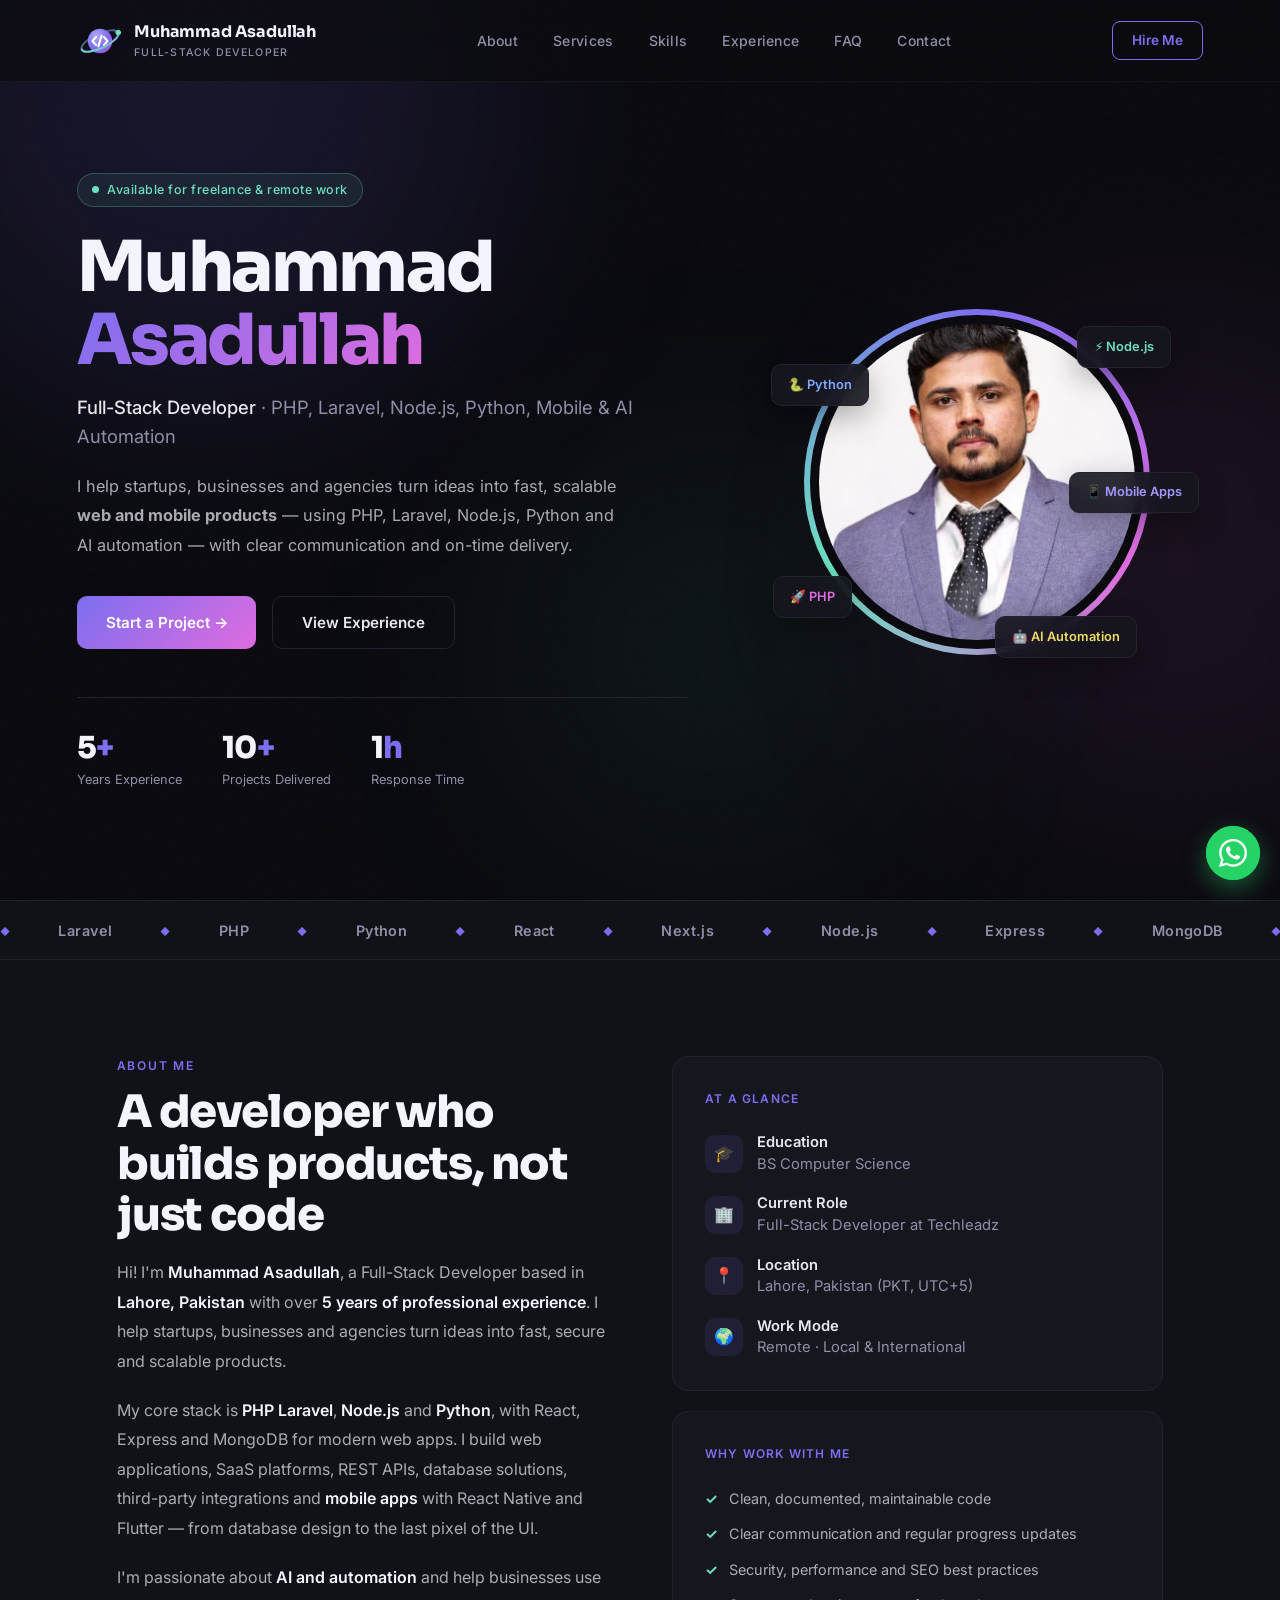
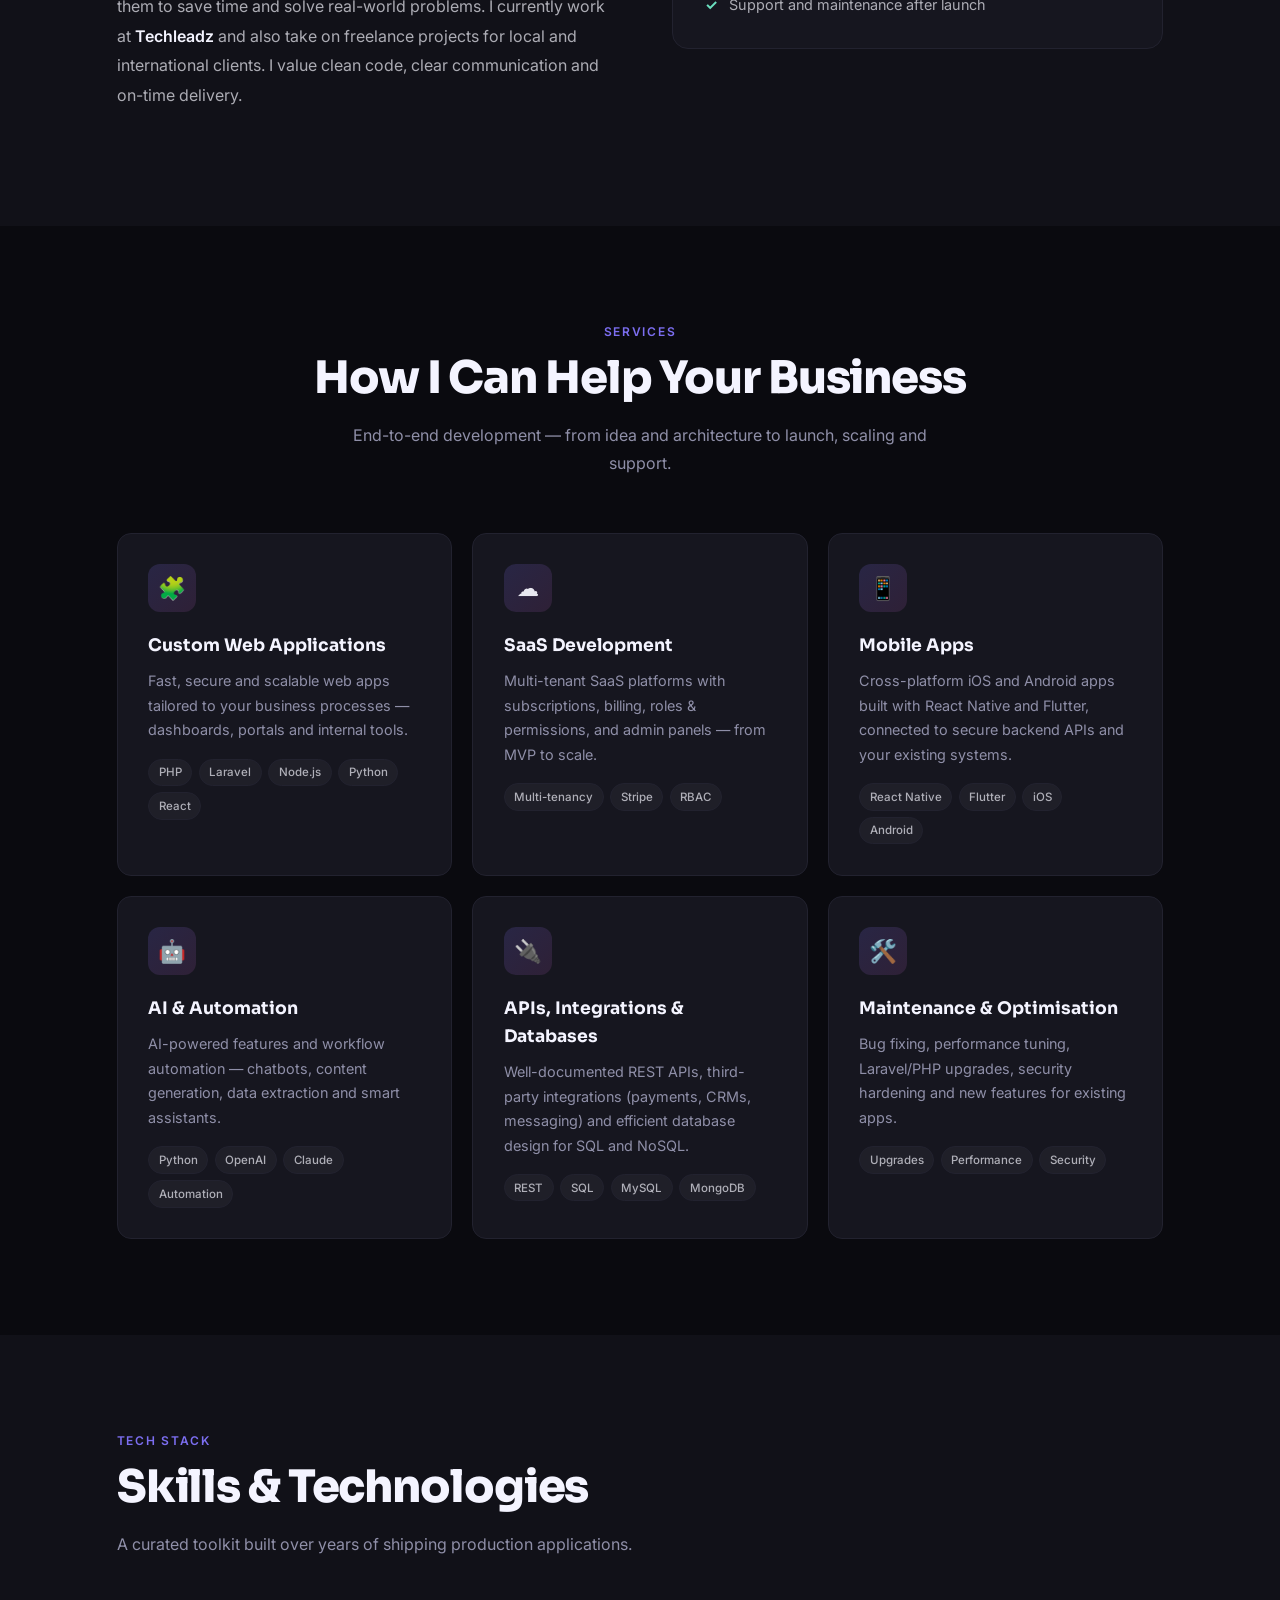
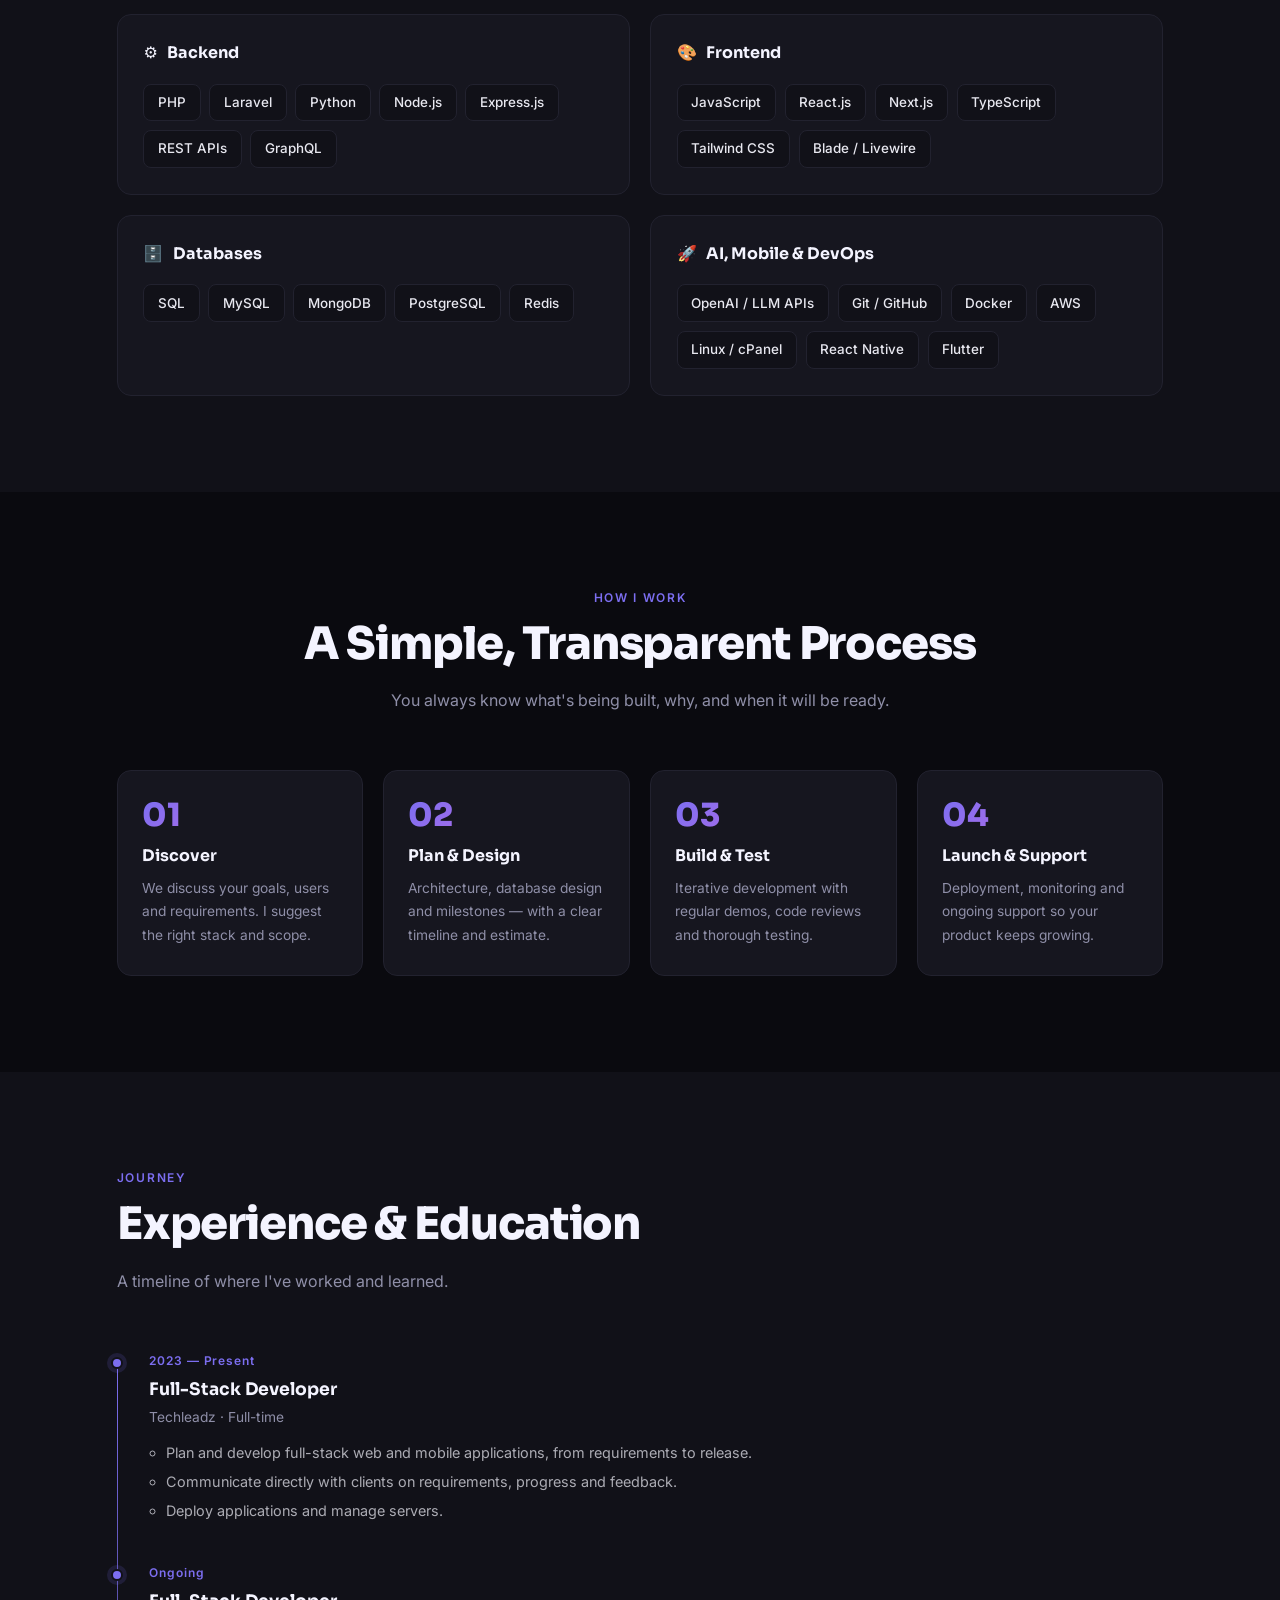
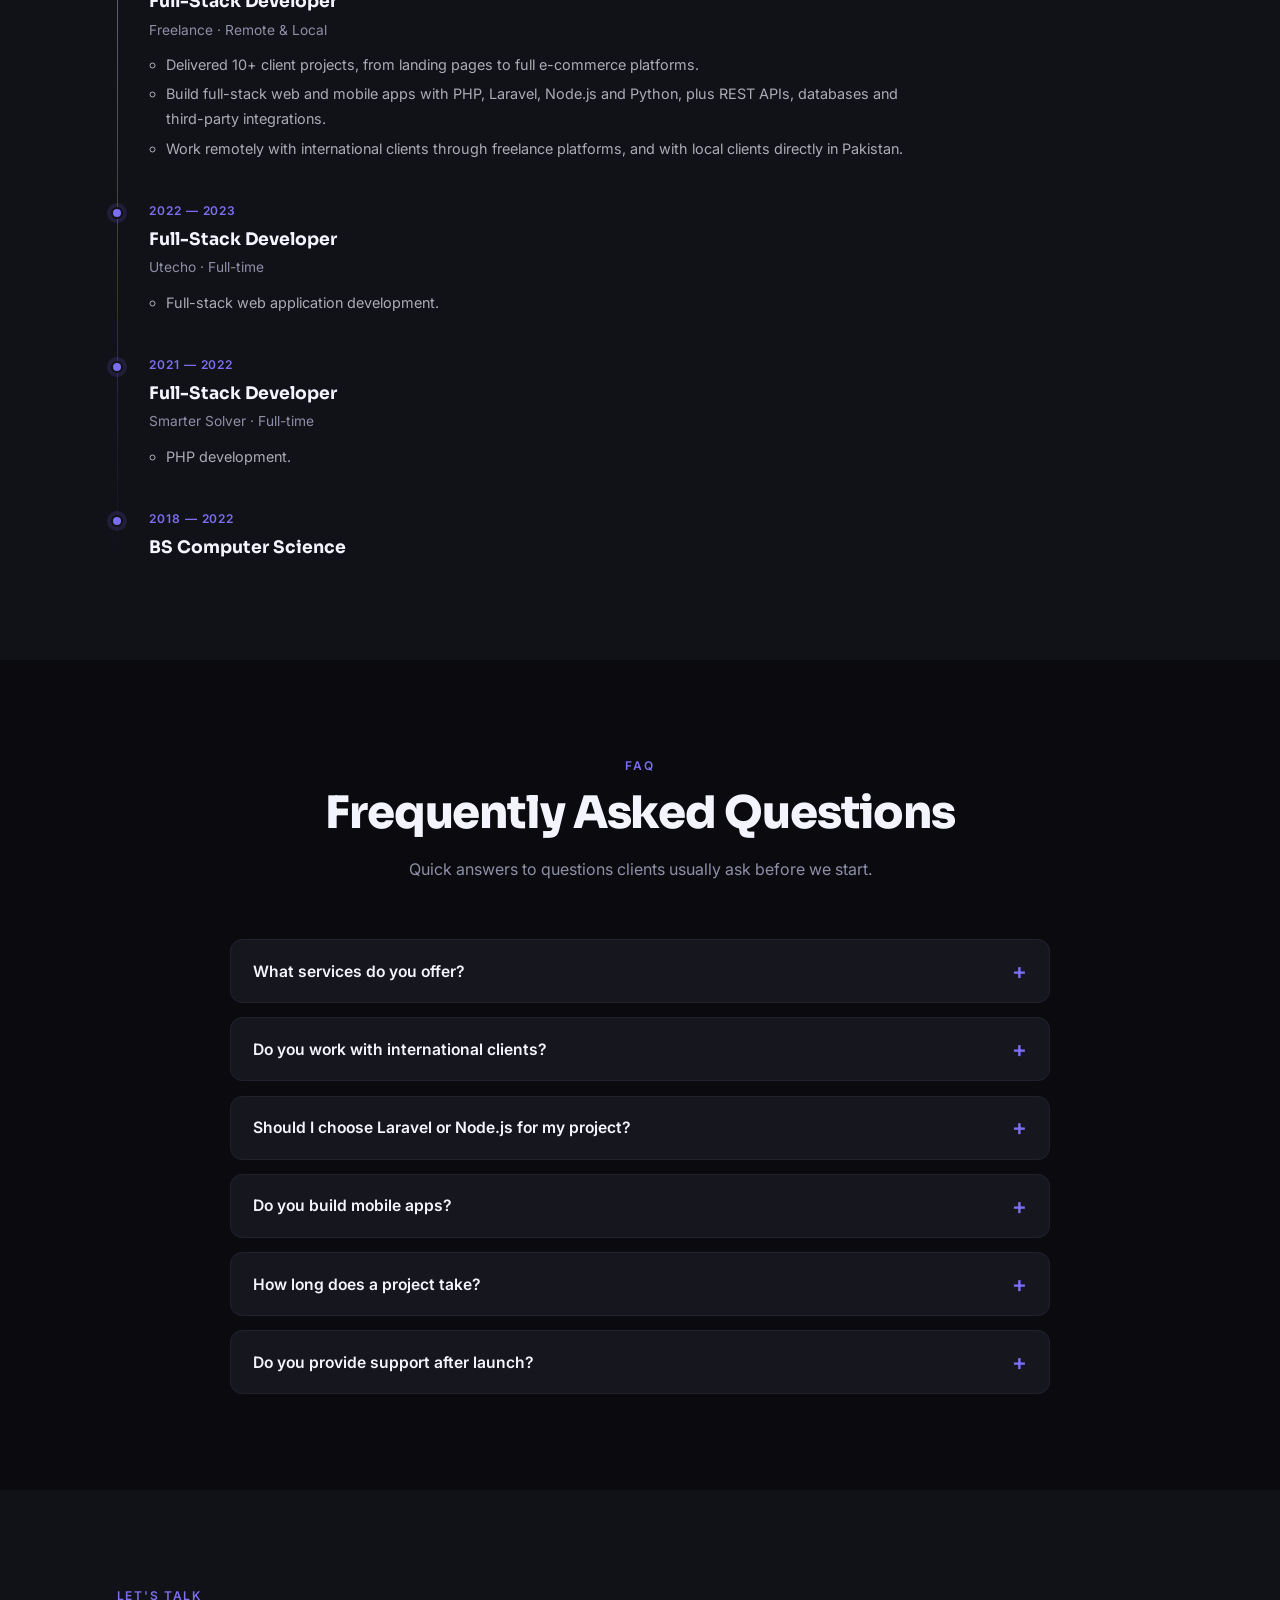
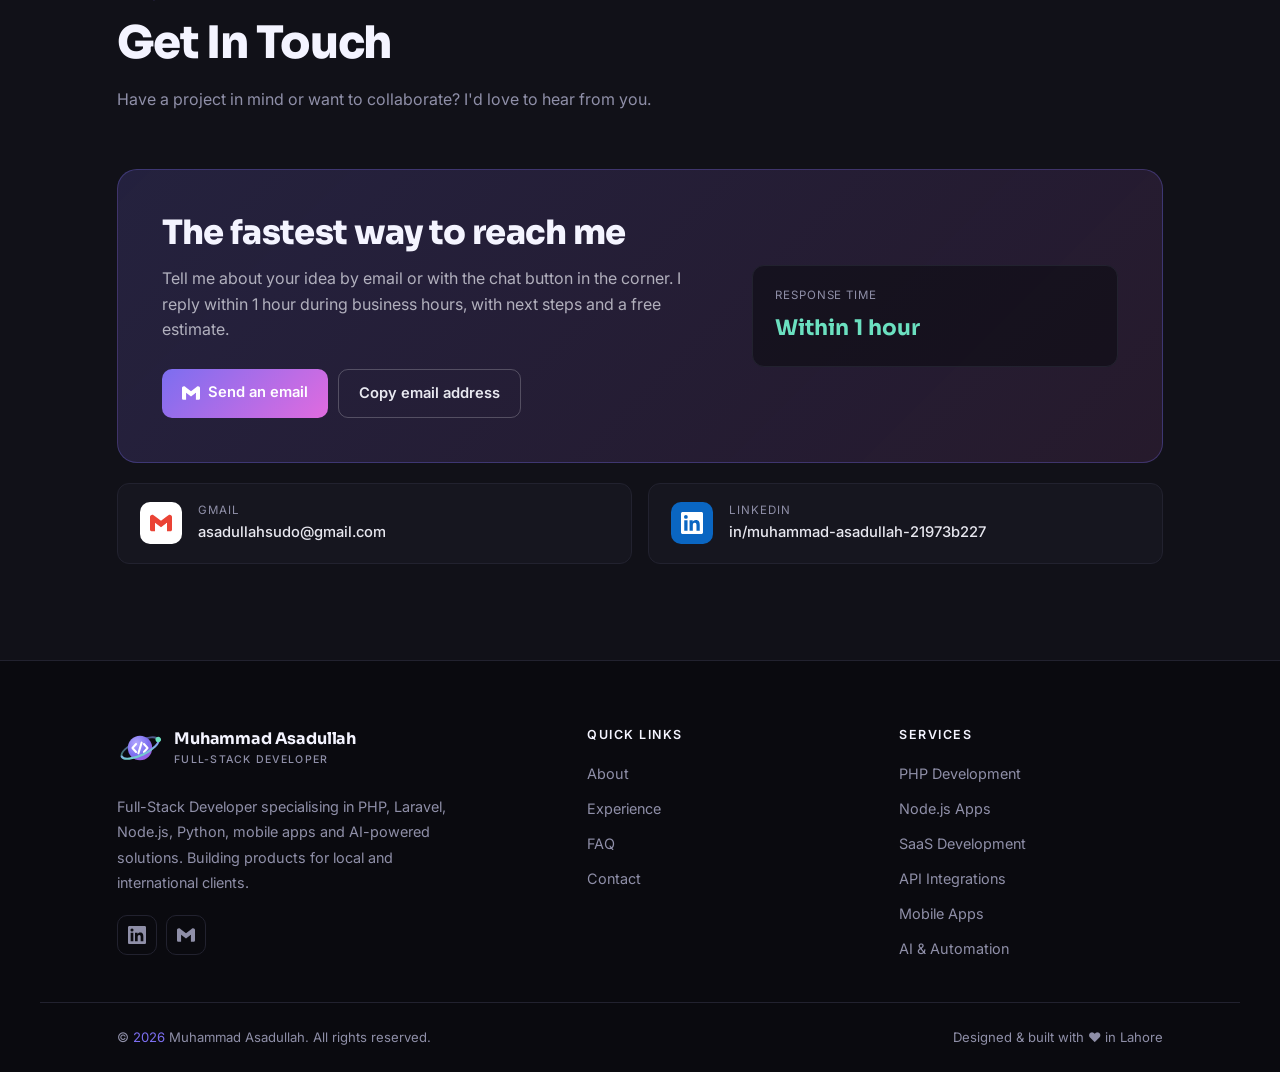
<file: index.html>
<!DOCTYPE html>
<html lang="en">
<head>
  <meta charset="UTF-8" />
  <meta name="viewport" content="width=device-width, initial-scale=1.0" />
  <meta name="site-version" content="202611010134" />

  <!-- ── Primary SEO ── -->
  <title>Muhammad Asadullah | PHP, Laravel &amp; Node.js Developer in Lahore</title>
  <meta name="description" content="Full-stack developer in Lahore, Pakistan with 5+ years' experience. PHP, Laravel, Node.js, Python, SaaS, mobile apps and AI automation for startups and businesses worldwide." />
  <meta name="author" content="Muhammad Asadullah" />
  <meta name="robots" content="index, follow, max-image-preview:large" />
  <link rel="canonical" href="https://muhammadasadullah.com/" />
  <meta name="theme-color" content="#0a0a0f" />
  <meta name="color-scheme" content="dark" />

  <!-- ── Open Graph (Facebook, LinkedIn, WhatsApp) ── -->
  <meta property="og:type" content="profile" />
  <meta property="og:site_name" content="Muhammad Asadullah" />
  <meta property="og:title" content="Muhammad Asadullah | Full-Stack PHP, Laravel & Node.js Developer" />
  <meta property="og:description" content="I help startups, businesses and agencies turn ideas into fast, scalable web and mobile products with PHP, Laravel, Node.js, Python and AI automation." />
  <meta property="og:url" content="https://muhammadasadullah.com/" />
  <meta property="og:image" content="https://muhammadasadullah.com/images/og-image.png?v=202611010134" />
  <meta property="og:image:width" content="1200" />
  <meta property="og:image:height" content="630" />
  <meta property="og:image:alt" content="Muhammad Asadullah — Full-Stack Developer" />
  <meta property="og:locale" content="en_US" />
  <meta property="profile:first_name" content="Muhammad" />
  <meta property="profile:last_name" content="Asadullah" />

  <!-- ── Twitter / X ── -->
  <meta name="twitter:card" content="summary_large_image" />
  <meta name="twitter:title" content="Muhammad Asadullah | Full-Stack PHP, Laravel & Node.js Developer" />
  <meta name="twitter:description" content="Scalable web, mobile and AI products: PHP, Laravel, Node.js, Python and automation for startups and businesses." />
  <meta name="twitter:image" content="https://muhammadasadullah.com/images/og-image.png?v=202611010134" />

  <!-- ── Icons & manifest ── -->
  <link rel="icon" href="favicon.svg?v=202611010134" type="image/svg+xml" />
  <link rel="icon" href="images/favicon-32.png?v=202611010134" type="image/png" sizes="32x32" />
  <link rel="apple-touch-icon" href="images/apple-touch-icon.png?v=202611010134" />
  <link rel="manifest" href="site.webmanifest?v=202611010134" />

  <!-- ── Fonts ── -->
  <link rel="preconnect" href="https://fonts.googleapis.com" />
  <link rel="preconnect" href="https://fonts.gstatic.com" crossorigin />
  <link href="https://fonts.googleapis.com/css2?family=Inter:wght@300;400;500;600;700&family=Sora:wght@600;700;800&display=swap" rel="stylesheet" />

  <!-- ── Structured data (Google rich results) ── -->
  <script type="application/ld+json">
  {
    "@context": "https://schema.org",
    "@graph": [
      {
        "@type": "WebSite",
        "@id": "https://muhammadasadullah.com/#website",
        "url": "https://muhammadasadullah.com/",
        "name": "Muhammad Asadullah",
        "inLanguage": "en",
        "image": "https://muhammadasadullah.com/images/logo-512.png"
      },
      {
        "@type": "ProfilePage",
        "@id": "https://muhammadasadullah.com/#profilepage",
        "url": "https://muhammadasadullah.com/",
        "name": "Muhammad Asadullah | Full-Stack PHP, Laravel & Node.js Developer",
        "isPartOf": { "@id": "https://muhammadasadullah.com/#website" },
        "mainEntity": { "@id": "https://muhammadasadullah.com/#person" },
        "dateModified": "2026-11-01"
      },
      {
        "@type": "Person",
        "@id": "https://muhammadasadullah.com/#person",
        "name": "Muhammad Asadullah",
        "jobTitle": "Full-Stack Developer",
        "description": "Full-Stack Developer in Lahore, Pakistan building web apps, SaaS platforms, REST APIs, mobile apps and AI-powered automation with PHP, Laravel, Node.js and Python.",
        "url": "https://muhammadasadullah.com/",
        "image": "https://muhammadasadullah.com/images/profile.png",
        "email": "mailto:asadullahsudo@gmail.com",
        "worksFor": { "@type": "Organization", "name": "Techleadz" },
        "address": { "@type": "PostalAddress", "addressLocality": "Lahore", "addressCountry": "PK" },
        "knowsAbout": ["PHP", "Laravel", "Python", "JavaScript", "TypeScript", "React", "Next.js", "Node.js", "Express.js", "MongoDB", "SQL", "MySQL", "PostgreSQL", "REST APIs", "SaaS development", "Third-party API integrations", "AI integration", "Automation", "React Native", "Flutter", "Mobile app development"],
        "sameAs": [
          "https://www.linkedin.com/in/muhammad-asadullah-21973b227/"
        ]
      },
      {
        "@type": "FAQPage",
        "@id": "https://muhammadasadullah.com/#faq",
        "mainEntity": [
          { "@type": "Question", "name": "What services do you offer?", "acceptedAnswer": { "@type": "Answer", "text": "Custom web application development with PHP, Laravel and Node.js, SaaS platforms, mobile apps, REST API development, database design, third-party integrations (payments, CRMs, messaging), and AI-powered automation." } },
          { "@type": "Question", "name": "Do you work with international clients?", "acceptedAnswer": { "@type": "Answer", "text": "Yes. I work remotely with clients in Pakistan and internationally, with clear communication and overlapping working hours." } },
          { "@type": "Question", "name": "Should I choose Laravel or Node.js for my project?", "acceptedAnswer": { "@type": "Answer", "text": "Laravel is great for business apps, admin panels and SaaS with complex data and fast delivery. Node.js suits highly interactive, real-time apps. I recommend the best fit after understanding your requirements." } },
          { "@type": "Question", "name": "Do you build mobile apps?", "acceptedAnswer": { "@type": "Answer", "text": "Yes. I build cross-platform iOS and Android apps with React Native and Flutter, connected to secure backend APIs built with Laravel or Node.js." } },
          { "@type": "Question", "name": "How long does a project take?", "acceptedAnswer": { "@type": "Answer", "text": "It depends on scope. A landing page or small integration can take days, while a full web app or SaaS MVP usually takes several weeks. You get a clear timeline before work begins." } },
          { "@type": "Question", "name": "Do you provide support after launch?", "acceptedAnswer": { "@type": "Answer", "text": "Yes. I offer bug fixes, maintenance, performance improvements and new features after launch." } }
        ]
      }
    ]
  }
  </script>

  <style>
    :root {
      --bg: #0a0a0f;
      --surface: #111118;
      --card: #16161f;
      --card-hover: #1a1a25;
      --border: #22222f;
      --accent: #7c6ef0;
      --accent2: #e06bdf;
      --accent3: #6be0c0;
      --text: #e8e8f0;
      --text-soft: rgba(232,232,240,0.72);
      --muted: #8f8fa8;
      --highlight: #f4f4ff;
      --font: 'Inter', system-ui, -apple-system, 'Segoe UI', Roboto, Helvetica, Arial, sans-serif;
      --font-head: 'Sora', 'Inter', system-ui, sans-serif;
      --radius: 14px;
      --gutter: 6%;
    }

    * { margin: 0; padding: 0; box-sizing: border-box; }
    html { scroll-behavior: smooth; scroll-padding-top: 84px; }
    body {
      font-family: var(--font);
      background: var(--bg);
      color: var(--text);
      line-height: 1.6;
      overflow-x: hidden;
      -webkit-font-smoothing: antialiased;
    }
    img { max-width: 100%; display: block; }
    button, input, textarea { font-family: inherit; }
    a { color: inherit; }
    :focus-visible { outline: 2px solid var(--accent); outline-offset: 3px; border-radius: 4px; }
    h1, h2, h3 { font-family: var(--font-head); }

    .skip-link {
      position: absolute; left: 1rem; top: -100px; z-index: 10000;
      background: var(--accent); color: #fff; padding: 0.6rem 1rem; border-radius: 8px;
      text-decoration: none; font-weight: 600;
    }
    .skip-link:focus { top: 1rem; }

    .gradient-text {
      background: linear-gradient(135deg, var(--accent), var(--accent2));
      -webkit-background-clip: text;
      -webkit-text-fill-color: transparent;
      background-clip: text;
    }

    /* ── BACKGROUND ── */
    body::before {
      content: '';
      position: fixed; inset: 0;
      background-image: url("data:image/svg+xml,%3Csvg viewBox='0 0 512 512' xmlns='http://www.w3.org/2000/svg'%3E%3Cfilter id='n'%3E%3CfeTurbulence type='fractalNoise' baseFrequency='0.75' numOctaves='4' stitchTiles='stitch'/%3E%3C/filter%3E%3Crect width='100%25' height='100%25' filter='url(%23n)' opacity='0.04'/%3E%3C/svg%3E");
      pointer-events: none; z-index: 9999; opacity: 0.4;
    }
    .orb { position: fixed; border-radius: 50%; filter: blur(120px); pointer-events: none; z-index: 0; }
    .orb-1 { width: 600px; height: 600px; background: rgba(124,110,240,0.12); top: -200px; left: -100px; }
    .orb-2 { width: 500px; height: 500px; background: rgba(224,107,223,0.08); bottom: 10%; right: -150px; }
    .orb-3 { width: 400px; height: 400px; background: rgba(107,224,192,0.06); top: 50%; left: 40%; }

    /* ── HEADER / NAV ── */
    .site-header {
      position: fixed; top: 0; left: 0; right: 0; z-index: 100;
      backdrop-filter: blur(20px); -webkit-backdrop-filter: blur(20px);
      background: rgba(10,10,15,0.7);
      border-bottom: 1px solid rgba(255,255,255,0.04);
      transition: background 0.3s, box-shadow 0.3s;
    }
    .site-header.scrolled { background: rgba(10,10,15,0.92); box-shadow: 0 10px 30px rgba(0,0,0,0.35); }
    .nav {
      max-width: 1280px; margin: 0 auto;
      display: flex; align-items: center; justify-content: space-between;
      padding: 1.1rem var(--gutter);
      position: relative;
    }
    .nav-logo {
      display: inline-flex; align-items: center; gap: 0.7rem;
      font-family: var(--font-head); font-weight: 700; font-size: 1rem; letter-spacing: -0.01em;
      color: var(--highlight); text-decoration: none;
    }
    .logo-mark { flex-shrink: 0; transition: transform 0.3s, filter 0.3s; }
    .nav-logo:hover .logo-mark { transform: translateY(-2px) scale(1.06); filter: drop-shadow(0 6px 12px rgba(124,110,240,0.5)); }
    .logo-text small { display: block; font-family: var(--font); font-size: 0.66rem; font-weight: 500; letter-spacing: 0.12em; text-transform: uppercase; color: var(--muted); margin-top: 1px; }
    .nav-links { display: flex; gap: 2.2rem; list-style: none; }
    .nav-links a {
      font-size: 0.875rem; font-weight: 500; color: var(--muted);
      text-decoration: none; letter-spacing: 0.02em; transition: color 0.2s;
    }
    .nav-links a:hover, .nav-links a.active { color: var(--highlight); }
    .nav-right { display: flex; align-items: center; gap: 0.75rem; }
    .nav-btn {
      padding: 0.5rem 1.2rem;
      border: 1px solid var(--accent); color: var(--accent);
      border-radius: 8px; font-size: 0.85rem; font-weight: 600;
      text-decoration: none; transition: all 0.2s;
    }
    .nav-btn:hover { background: var(--accent); color: #fff; }
    .nav-toggle {
      display: none; background: none;
      border: 1px solid var(--border); border-radius: 8px; color: var(--text);
      width: 40px; height: 40px; cursor: pointer;
      align-items: center; justify-content: center;
    }

    /* ── LAYOUT ── */
    section { position: relative; z-index: 1; }
    .section-alt { background: var(--surface); }
    .section-wrap { max-width: 1200px; margin: 0 auto; padding: 6rem var(--gutter); }
    .section-header { margin-bottom: 3.5rem; }
    .section-header.center { text-align: center; }
    .section-header.center .section-subtitle { margin: 0 auto; }
    .section-tag {
      font-size: 0.75rem; font-weight: 600; letter-spacing: 0.14em;
      text-transform: uppercase; color: var(--accent); margin-bottom: 0.75rem;
    }
    .section-title {
      font-size: clamp(1.9rem, 4vw, 2.8rem); font-weight: 800;
      color: var(--highlight); letter-spacing: -0.025em; line-height: 1.15;
      margin-bottom: 1rem;
    }
    .section-subtitle { font-size: 1rem; color: var(--muted); line-height: 1.75; max-width: 580px; }

    /* ── BUTTONS ── */
    .btn {
      padding: 0.85rem 1.8rem; border-radius: 10px;
      font-size: 0.95rem; font-weight: 600; cursor: pointer; text-decoration: none;
      display: inline-flex; align-items: center; justify-content: center; gap: 0.5rem;
      transition: opacity 0.2s, transform 0.2s, border-color 0.2s, color 0.2s;
    }
    .btn-primary { background: linear-gradient(135deg, var(--accent), var(--accent2)); color: #fff; border: none; }
    .btn-primary:hover { opacity: 0.9; transform: translateY(-2px); }
    .btn-secondary { background: transparent; color: var(--text); border: 1px solid var(--border); }
    .btn-secondary:hover { border-color: var(--accent); color: var(--accent); }

    /* ── HERO ── */
    #hero { min-height: 100vh; display: flex; align-items: center; padding: 8rem var(--gutter) 4rem; }
    .hero-inner {
      max-width: 1200px; width: 100%; margin: 0 auto;
      display: grid; grid-template-columns: 1.15fr 0.85fr; gap: 4rem; align-items: center;
    }
    .hero-badge {
      display: inline-flex; align-items: center; gap: 0.5rem;
      background: rgba(107,224,192,0.08); border: 1px solid rgba(107,224,192,0.25);
      padding: 0.35rem 0.9rem; border-radius: 100px;
      font-size: 0.78rem; font-weight: 500; color: var(--accent3);
      margin-bottom: 1.5rem; letter-spacing: 0.04em;
    }
    .badge-dot { width: 7px; height: 7px; background: var(--accent3); border-radius: 50%; animation: pulse 2s infinite; }
    @keyframes pulse { 0%,100% { opacity: 1; transform: scale(1); } 50% { opacity: 0.5; transform: scale(0.8); } }
    .hero-name {
      font-size: clamp(2.6rem, 5.5vw, 4.6rem); font-weight: 800;
      line-height: 1.04; letter-spacing: -0.035em; color: var(--highlight);
      margin-bottom: 1rem;
    }
    .hero-role { font-size: 1.15rem; font-weight: 500; color: var(--text); margin-bottom: 1.25rem; }
    .hero-role span { color: var(--muted); font-weight: 400; }
    .hero-desc { font-size: 1.02rem; line-height: 1.8; color: var(--text-soft); max-width: 540px; margin-bottom: 2.25rem; }
    .hero-cta { display: flex; gap: 1rem; flex-wrap: wrap; }
    .stats-row {
      display: grid; grid-template-columns: repeat(3, auto); justify-content: start; gap: 2.5rem;
      margin-top: 3rem; padding-top: 2rem; border-top: 1px solid var(--border);
    }
    .stat-num { font-family: var(--font-head); font-size: 1.9rem; font-weight: 800; color: var(--highlight); letter-spacing: -0.02em; line-height: 1.2; }
    .stat-num span { color: var(--accent); }
    .stat-label { font-size: 0.8rem; color: var(--muted); margin-top: 0.2rem; }

    .hero-visual { display: flex; justify-content: center; }
    .avatar-wrap { position: relative; }
    .avatar-ring { position: relative; width: 340px; height: 340px; max-width: 72vw; max-height: 72vw; }
    .avatar-ring::before {
      content: ''; position: absolute; inset: -3px; border-radius: 50%;
      background: conic-gradient(from 0deg, var(--accent), var(--accent2), var(--accent3), var(--accent));
      animation: spin 8s linear infinite;
    }
    .avatar-ring::after { content: ''; position: absolute; inset: 3px; border-radius: 50%; background: var(--bg); }
    @keyframes spin { to { transform: rotate(360deg); } }
    .avatar-inner {
      position: absolute; inset: 12px; border-radius: 50%; z-index: 1; overflow: hidden;
      background: linear-gradient(145deg, var(--card), var(--surface));
      display: flex; align-items: center; justify-content: center;
    }
    .avatar-img { position: absolute; inset: 0; width: 100%; height: 100%; object-fit: cover; z-index: 2; }
    .avatar-initials { font-family: var(--font-head); font-size: 4rem; font-weight: 800; }
    .float-badge {
      position: absolute; z-index: 3; white-space: nowrap;
      background: rgba(22,22,31,0.9); border: 1px solid var(--border); border-radius: 10px;
      padding: 0.6rem 1rem; font-size: 0.8rem; font-weight: 600;
      backdrop-filter: blur(10px); box-shadow: 0 10px 30px rgba(0,0,0,0.3);
    }
    .float-badge.b1 { top: 14px; right: -24px; color: var(--accent3); animation: float 3s ease-in-out infinite; }
    .float-badge.b2 { bottom: 34px; left: -34px; color: var(--accent2); animation: float 3s ease-in-out infinite 1.5s; }
    .float-badge.b3 { bottom: -6px; right: 10px; color: #f0dc64; animation: float 3s ease-in-out infinite 0.75s; }
    .float-badge.b4 { top: 52px; left: -36px; color: #7fa8ff; animation: float 3s ease-in-out infinite 2.25s; }
    .float-badge.b5 { top: 47%; right: -52px; color: #a198ff; animation: float 3s ease-in-out infinite 1.1s; }
    @keyframes float { 0%,100% { transform: translateY(0); } 50% { transform: translateY(-8px); } }

    /* ── TECH MARQUEE ── */
    .marquee { position: relative; z-index: 1; border-block: 1px solid var(--border); background: var(--surface); overflow: hidden; }
    .marquee-track { display: flex; gap: 3rem; width: max-content; padding: 1.1rem 0; animation: marquee 35s linear infinite; }
    .marquee:hover .marquee-track { animation-play-state: paused; }
    .marquee-item { font-size: 0.9rem; font-weight: 600; color: var(--muted); white-space: nowrap; letter-spacing: 0.03em; }
    .marquee-item::before { content: '◆'; color: var(--accent); margin-right: 3rem; font-size: 0.6rem; vertical-align: middle; }
    @keyframes marquee { to { transform: translateX(-50%); } }

    /* ── ABOUT ── */
    .about-grid { display: grid; grid-template-columns: 1fr 1fr; gap: 4rem; align-items: start; }
    .about-text p { font-size: 1rem; line-height: 1.85; color: var(--text-soft); margin-bottom: 1.2rem; }
    .about-text strong { color: var(--highlight); font-weight: 600; }
    .about-info { display: grid; grid-template-columns: 1fr 1fr; gap: 1rem; margin-top: 2rem; }
    .info-row { display: flex; gap: 0.85rem; align-items: center; }
    .info-icon {
      width: 38px; height: 38px; border-radius: 10px; flex-shrink: 0;
      background: rgba(124,110,240,0.1);
      display: flex; align-items: center; justify-content: center; font-size: 1rem;
    }
    .info-text { font-size: 0.85rem; color: var(--muted); line-height: 1.45; }
    .info-text strong { color: var(--text); display: block; font-weight: 600; }
    .panel { background: var(--card); border: 1px solid var(--border); border-radius: 16px; padding: 2rem; }
    .panel + .panel { margin-top: 1.25rem; }
    .panel-title { font-size: 0.75rem; font-weight: 600; letter-spacing: 0.1em; text-transform: uppercase; color: var(--accent); margin-bottom: 1.5rem; }
    .bars { display: flex; flex-direction: column; gap: 1rem; }
    .bar-head { display: flex; justify-content: space-between; margin-bottom: 0.4rem; }
    .bar-name { font-size: 0.86rem; font-weight: 500; }
    .bar-pct { font-size: 0.8rem; color: var(--muted); }
    .bar-track { height: 5px; background: var(--border); border-radius: 3px; overflow: hidden; }
    .bar-fill { height: 100%; width: 0; background: linear-gradient(90deg, var(--accent), var(--accent2)); border-radius: 3px; transition: width 1.1s ease; }
    .visible .bar-fill { width: var(--w); }
    .values { list-style: none; display: grid; gap: 0.75rem; }
    .values li { display: flex; gap: 0.7rem; font-size: 0.9rem; color: var(--text-soft); }
    .values li::before { content: '✓'; color: var(--accent3); font-weight: 700; }

    /* ── SERVICES ── */
    .services-grid { display: grid; grid-template-columns: repeat(3, 1fr); gap: 1.25rem; }
    .service-card {
      background: var(--card); border: 1px solid var(--border); border-radius: var(--radius);
      padding: 1.9rem; transition: border-color 0.25s, transform 0.25s, background 0.25s, opacity 0.6s ease;
    }
    .service-card:hover { border-color: var(--accent); background: var(--card-hover); }
    .service-icon {
      width: 48px; height: 48px; border-radius: 12px; margin-bottom: 1.25rem;
      display: flex; align-items: center; justify-content: center; font-size: 1.4rem;
      background: linear-gradient(135deg, rgba(124,110,240,0.18), rgba(224,107,223,0.12));
    }
    .service-title { font-size: 1.08rem; font-weight: 700; color: var(--highlight); margin-bottom: 0.6rem; }
    .service-desc { font-size: 0.9rem; color: var(--muted); line-height: 1.7; margin-bottom: 1rem; }
    .service-list { list-style: none; display: flex; flex-wrap: wrap; gap: 0.4rem; }
    .service-list li { font-size: 0.72rem; font-weight: 500; padding: 0.22rem 0.6rem; border-radius: 100px; background: rgba(255,255,255,0.04); border: 1px solid var(--border); color: var(--text-soft); }

    /* ── SKILLS ── */
    .skill-groups { display: grid; grid-template-columns: repeat(2, 1fr); gap: 1.25rem; }
    .skill-group { background: var(--card); border: 1px solid var(--border); border-radius: var(--radius); padding: 1.6rem; transition: opacity 0.6s ease, transform 0.6s ease; }
    .skill-group-title { display: flex; align-items: center; gap: 0.6rem; font-size: 1rem; font-weight: 700; color: var(--highlight); margin-bottom: 1.1rem; }
    .chips { display: flex; flex-wrap: wrap; gap: 0.55rem; list-style: none; }
    .chip {
      display: inline-flex; align-items: center; gap: 0.45rem;
      font-size: 0.84rem; font-weight: 500; padding: 0.45rem 0.85rem;
      border-radius: 8px; background: var(--surface); border: 1px solid var(--border);
      transition: border-color 0.2s, color 0.2s;
    }
    .chip:hover { border-color: var(--accent); color: var(--highlight); }
    .chip small { font-size: 0.68rem; color: var(--muted); font-weight: 500; }

    /* ── PROJECTS ── */
    .project-filters { display: flex; flex-wrap: wrap; gap: 0.6rem; margin-bottom: 2rem; }
    .filter-btn {
      padding: 0.5rem 1.1rem; border-radius: 100px; cursor: pointer;
      background: transparent; border: 1px solid var(--border); color: var(--muted);
      font-size: 0.84rem; font-weight: 600; transition: all 0.2s;
    }
    .filter-btn:hover { color: var(--highlight); border-color: var(--muted); }
    .filter-btn[aria-pressed="true"] { background: var(--accent); border-color: var(--accent); color: #fff; }
    .projects-grid { display: grid; grid-template-columns: repeat(auto-fill, minmax(min(340px, 100%), 1fr)); gap: 1.5rem; }
    .project-card {
      background: var(--card); border: 1px solid var(--border); border-radius: var(--radius);
      overflow: hidden; display: flex; flex-direction: column;
      transition: border-color 0.25s, transform 0.25s, opacity 0.6s ease;
    }
    .project-card[hidden] { display: none; }
    .project-card:hover { border-color: var(--accent); }
    .project-img { height: 170px; position: relative; display: flex; align-items: center; justify-content: center; overflow: hidden; }
    .project-img::after { content: ''; position: absolute; inset: 0; background: radial-gradient(circle at 30% 20%, rgba(255,255,255,0.08), transparent 60%); }
    .project-img-icon { font-size: 3rem; opacity: 0.75; transition: transform 0.3s; }
    .project-card:hover .project-img-icon { transform: scale(1.1); }
    .project-type {
      position: absolute; top: 12px; left: 12px; z-index: 1;
      font-size: 0.68rem; font-weight: 600; letter-spacing: 0.06em; text-transform: uppercase;
      padding: 0.25rem 0.6rem; border-radius: 6px; background: rgba(0,0,0,0.45); color: var(--highlight);
    }
    .pg-1 { background: linear-gradient(135deg, #1a0533, #2d1052); }
    .pg-2 { background: linear-gradient(135deg, #001529, #003366); }
    .pg-3 { background: linear-gradient(135deg, #2a0a08, #4a1a12); }
    .pg-4 { background: linear-gradient(135deg, #0a1f1a, #12403a); }
    .pg-5 { background: linear-gradient(135deg, #0d0d1f, #1a1a40); }
    .pg-6 { background: linear-gradient(135deg, #1f1a00, #40380a); }
    .project-body { padding: 1.4rem; display: flex; flex-direction: column; flex: 1; }
    .project-tags { display: flex; gap: 0.45rem; flex-wrap: wrap; margin-bottom: 0.8rem; list-style: none; }
    .tag { font-size: 0.7rem; font-weight: 600; padding: 0.2rem 0.6rem; border-radius: 100px; letter-spacing: 0.03em; }
    .tag-green { background: rgba(107,224,192,0.12); color: var(--accent3); }
    .tag-purple { background: rgba(124,110,240,0.14); color: #a198ff; }
    .tag-pink { background: rgba(224,107,223,0.12); color: var(--accent2); }
    .tag-yellow { background: rgba(240,220,100,0.12); color: #f0dc64; }
    .tag-blue { background: rgba(100,149,240,0.12); color: #7fa8ff; }
    .tag-grey { background: rgba(200,200,200,0.1); color: #c8c8c8; }
    .tag-red { background: rgba(255,45,32,0.12); color: #ff7b6e; }
    .project-title { font-size: 1.1rem; font-weight: 700; color: var(--highlight); margin-bottom: 0.5rem; letter-spacing: -0.01em; }
    .project-desc { font-size: 0.88rem; line-height: 1.7; color: var(--muted); margin-bottom: 0.9rem; }
    .project-features { list-style: none; display: grid; gap: 0.35rem; margin-bottom: 1.2rem; }
    .project-features li { font-size: 0.82rem; color: var(--text-soft); padding-left: 1.1rem; position: relative; }
    .project-features li::before { content: '→'; position: absolute; left: 0; color: var(--accent); }
    .project-links { display: flex; gap: 1rem; margin-top: auto; padding-top: 1rem; border-top: 1px solid var(--border); }
    .project-link { font-size: 0.82rem; font-weight: 600; color: var(--accent); text-decoration: none; transition: color 0.2s; }
    .project-link:hover { color: var(--accent2); }
    .project-link-ghost { color: var(--muted); }
    .project-link-ghost:hover { color: var(--text); }
    .projects-more { text-align: center; margin-top: 2.5rem; }

    /* ── PROCESS ── */
    .process-grid { display: grid; grid-template-columns: repeat(4, 1fr); gap: 1.25rem; counter-reset: step; }
    .process-step {
      position: relative; padding: 1.75rem 1.5rem; border-radius: var(--radius);
      background: var(--card); border: 1px solid var(--border); counter-increment: step;
      transition: opacity 0.6s ease, transform 0.6s ease;
    }
    .process-step::before {
      content: '0' counter(step);
      display: block; font-family: var(--font-head); font-size: 2rem; font-weight: 800;
      margin-bottom: 0.75rem; line-height: 1;
      background: linear-gradient(135deg, var(--accent), var(--accent2));
      -webkit-background-clip: text; -webkit-text-fill-color: transparent; background-clip: text;
    }
    .process-title { font-size: 1rem; font-weight: 700; color: var(--highlight); margin-bottom: 0.5rem; }
    .process-desc { font-size: 0.86rem; color: var(--muted); line-height: 1.7; }

    /* ── EXPERIENCE ── */
    .timeline { position: relative; padding-left: 2rem; max-width: 820px; }
    .timeline::before {
      content: ''; position: absolute; left: 0; top: 8px; bottom: 8px; width: 1px;
      background: linear-gradient(to bottom, var(--accent), transparent);
    }
    .timeline-item { position: relative; margin-bottom: 2.5rem; }
    .timeline-item:last-child { margin-bottom: 0; }
    .timeline-dot {
      position: absolute; left: calc(-2rem - 6px); top: 6px; width: 12px; height: 12px;
      border-radius: 50%; background: var(--accent); border: 2px solid var(--surface);
      box-shadow: 0 0 0 4px rgba(124,110,240,0.15);
    }
    .timeline-date { font-size: 0.75rem; color: var(--accent); font-weight: 600; letter-spacing: 0.08em; margin-bottom: 0.35rem; }
    .timeline-role { font-size: 1.08rem; font-weight: 700; color: var(--highlight); margin-bottom: 0.2rem; }
    .timeline-company { font-size: 0.86rem; color: var(--muted); margin-bottom: 0.7rem; }
    .timeline-desc { font-size: 0.9rem; line-height: 1.75; color: var(--text-soft); }
    .timeline-desc ul { padding-left: 1.1rem; margin-top: 0.4rem; }
    .timeline-desc li { margin-bottom: 0.25rem; }

    /* ── FAQ ── */
    .faq-list { max-width: 820px; margin: 0 auto; display: grid; gap: 0.9rem; }
    .faq-item { background: var(--card); border: 1px solid var(--border); border-radius: 12px; transition: border-color 0.2s; }
    .faq-item[open] { border-color: rgba(124,110,240,0.5); }
    .faq-item summary {
      list-style: none; cursor: pointer; padding: 1.15rem 1.4rem;
      display: flex; justify-content: space-between; align-items: center; gap: 1rem;
      font-weight: 600; color: var(--highlight); font-size: 0.98rem;
    }
    .faq-item summary::-webkit-details-marker { display: none; }
    .faq-item summary::after { content: '+'; font-size: 1.4rem; color: var(--accent); transition: transform 0.2s; line-height: 1; }
    .faq-item[open] summary::after { transform: rotate(45deg); }
    .faq-item p { padding: 0 1.4rem 1.25rem; color: var(--text-soft); font-size: 0.92rem; line-height: 1.75; }

    /* ── CTA BAND ── */
    .cta-band {
      max-width: 1200px; margin: 0 auto; padding: 0 var(--gutter);
      position: relative; z-index: 1;
    }
    .cta-inner {
      border-radius: 20px; padding: 3.5rem 3rem; text-align: center;
      background: linear-gradient(135deg, rgba(124,110,240,0.18), rgba(224,107,223,0.12));
      border: 1px solid rgba(124,110,240,0.3);
    }
    .cta-inner h2 { font-size: clamp(1.6rem, 3.5vw, 2.4rem); font-weight: 800; color: var(--highlight); letter-spacing: -0.02em; margin-bottom: 0.75rem; }
    .cta-inner p { color: var(--text-soft); max-width: 560px; margin: 0 auto 1.75rem; }
    .cta-inner .hero-cta { justify-content: center; }

    /* ── CONTACT ── */
    .contact-wrapper { display: grid; grid-template-columns: 1.1fr 0.9fr; gap: 3rem; align-items: start; }
    .contact-form { background: var(--card); border: 1px solid var(--border); border-radius: 16px; padding: 2rem; }
    .form-row { display: grid; grid-template-columns: 1fr 1fr; gap: 1rem; }
    .form-group { margin-bottom: 1.2rem; }
    .form-label { display: block; font-size: 0.78rem; font-weight: 600; color: var(--muted); letter-spacing: 0.06em; text-transform: uppercase; margin-bottom: 0.5rem; }
    .form-input, .form-textarea, .form-select {
      width: 100%; background: var(--surface); border: 1px solid var(--border); border-radius: 8px;
      padding: 0.8rem 1rem; color: var(--text); font-size: 0.92rem; outline: none; transition: border-color 0.2s;
      font-family: inherit;
    }
    .form-select { appearance: none; background-image: url("data:image/svg+xml,%3Csvg xmlns='http://www.w3.org/2000/svg' width='12' height='12' viewBox='0 0 24 24' fill='none' stroke='%238f8fa8' stroke-width='2'%3E%3Cpath d='M6 9l6 6 6-6'/%3E%3C/svg%3E"); background-repeat: no-repeat; background-position: right 1rem center; padding-right: 2.5rem; }
    .form-select option { background: var(--surface); }
    .form-input::placeholder, .form-textarea::placeholder { color: #5b5b72; }
    .form-input:focus, .form-textarea:focus, .form-select:focus { border-color: var(--accent); }
    .form-textarea { resize: vertical; min-height: 130px; }
    .form-submit { width: 100%; }
    .hp { position: absolute; left: -9999px; width: 1px; height: 1px; opacity: 0; }
    .form-submit:disabled { opacity: 0.7; cursor: wait; transform: none; }
    .form-status { font-size: 0.85rem; margin-top: 0.9rem; min-height: 1.2em; color: var(--accent3); }
    .form-status.error { color: #ff7a7a; }
    .contact-info { display: flex; flex-direction: column; gap: 1rem; }
    .contact-intro { font-size: 0.98rem; line-height: 1.8; color: var(--text-soft); margin-bottom: 0.5rem; }
    .contact-card {
      background: var(--card); border: 1px solid var(--border); border-radius: 12px;
      padding: 1.1rem 1.4rem; display: flex; align-items: center; gap: 1rem;
      text-decoration: none; color: inherit; min-width: 0; transition: border-color 0.2s, transform 0.2s;
    }
    .contact-card:hover { border-color: var(--accent); transform: translateX(4px); }
    .contact-card > div:last-child { min-width: 0; }
    .contact-card-icon { width: 42px; height: 42px; border-radius: 10px; flex-shrink: 0; display: flex; align-items: center; justify-content: center; font-size: 1.1rem; }
    .icon-email { background: rgba(124,110,240,0.15); }
    .icon-linkedin { background: rgba(100,149,240,0.15); }
    .icon-github { background: rgba(200,200,200,0.1); }
    .contact-card-label { font-size: 0.72rem; color: var(--muted); text-transform: uppercase; letter-spacing: 0.08em; }
    .contact-card-value { font-size: 0.92rem; font-weight: 500; color: var(--text); margin-top: 0.1rem; overflow-wrap: anywhere; }
    .response-card { background: var(--card); border: 1px solid var(--border); border-radius: 12px; padding: 1.25rem 1.4rem; }
    .response-label { font-size: 0.72rem; color: var(--muted); text-transform: uppercase; letter-spacing: 0.08em; margin-bottom: 0.4rem; }
    .response-value { font-family: var(--font-head); font-size: 1.35rem; font-weight: 700; color: var(--accent3); }
    .response-hours { font-size: 0.8rem; color: var(--muted); margin-top: 0.25rem; }



    /* ── CONTACT (form switched off) ── */
    .btn-wa { background: #25d366; color: #05260f; border: none; }
    .btn-wa:hover { background: #3ddf7b; transform: translateY(-2px); }
    .contact-hero {
      display: grid; grid-template-columns: 1.5fr 1fr; gap: 2.5rem; align-items: center;
      padding: 2.75rem; border-radius: 20px;
      background: linear-gradient(135deg, rgba(124,110,240,0.18), rgba(224,107,223,0.1));
      border: 1px solid rgba(124,110,240,0.3);
    }
    .contact-hero h3 { font-size: clamp(1.5rem, 3vw, 2.1rem); font-weight: 800; color: var(--highlight); letter-spacing: -0.02em; line-height: 1.15; }
    .contact-hero p { color: var(--text-soft); margin: 0.85rem 0 1.6rem; max-width: 560px; }
    .contact-actions { display: flex; flex-wrap: wrap; gap: 0.65rem; }
    .contact-actions .btn { padding: 0.8rem 1.25rem; font-size: 0.92rem; }
    .contact-hero .btn-secondary { border-color: rgba(255,255,255,0.22); }
    .contact-hero .response-card { background: rgba(10,10,15,0.55); }
    .contact-cards { display: grid; grid-template-columns: repeat(2, 1fr); gap: 1rem; margin-top: 1.25rem; }
    @media (max-width: 960px) {
      .contact-hero { grid-template-columns: 1fr; padding: 2rem 1.5rem; gap: 1.75rem; }
    }
    @media (max-width: 640px) { .contact-cards { grid-template-columns: 1fr; } }
    @media (max-width: 480px) { .contact-actions .btn { width: 100%; } }

    /* Skill level labels (Advanced / Proficient / Familiar) are hidden until confirmed. Remove this rule to show them. */
    .chip small { display: none; }

    .about-info-panel { margin-top: 0; grid-template-columns: 1fr; gap: 1.15rem; }
    .about-info-panel .info-text { font-size: 0.92rem; }

    /* ── OFFICIAL BRAND ICONS + SOCIAL GRID ── */
    .ic-gmail { background: #fff; color: #ea4335; }
    .ic-phone { background: #1fa88a; color: #fff; }
    .ic-whatsapp { background: #25d366; color: #fff; }
    .ic-linkedin { background: #0a66c2; color: #fff; }
    .ic-github { background: #24292f; color: #fff; border: 1px solid #3a3f47; }
    .ic-instagram { background: linear-gradient(45deg, #f58529, #dd2a7b 50%, #8134af 80%, #515bd4); color: #fff; }
    .ic-facebook { background: #1877f2; color: #fff; }
    .ic-x { background: #000; color: #fff; border: 1px solid #2f2f36; }
    .contact-card-link { font-size: 0.74rem; color: var(--muted); margin-top: 0.1rem; overflow-wrap: anywhere; }
    .social-block { margin-top: 3.5rem; padding-top: 2.5rem; border-top: 1px solid var(--border); }
    .social-title { font-size: 1.25rem; font-weight: 800; color: var(--highlight); letter-spacing: -0.01em; }
    .social-sub { color: var(--muted); font-size: 0.9rem; margin: 0.35rem 0 1.5rem; }
    .social-grid { display: flex; flex-wrap: wrap; justify-content: center; gap: 1rem; }
    .social-grid .social-card { flex: 1 1 100%; }
    @media (min-width: 600px) { .social-grid .social-card { flex: 0 1 calc(50% - 0.5rem); } }
    @media (min-width: 960px) { .social-grid .social-card { flex: 0 1 calc(33.333% - 0.67rem); } }
    .social-card {
      display: flex; align-items: center; gap: 0.9rem; min-width: 0; text-decoration: none; color: inherit;
      background: var(--card); border: 1px solid var(--border); border-radius: 12px; padding: 1rem 1.1rem;
      transition: border-color 0.2s, transform 0.2s, background 0.2s;
    }
    .social-card:hover { border-color: var(--accent); transform: translateY(-3px); background: var(--card-hover); }
    .brand-ic { width: 44px; height: 44px; border-radius: 12px; flex-shrink: 0; display: flex; align-items: center; justify-content: center; }
    .social-text { min-width: 0; display: block; }
    .social-text strong { display: block; font-size: 0.95rem; color: var(--highlight); }
    .social-text span { display: block; font-size: 0.74rem; color: var(--muted); margin-top: 0.15rem; overflow-wrap: anywhere; line-height: 1.4; }

    /* ── FOOTER ── */
    .site-footer { position: relative; z-index: 1; border-top: 1px solid var(--border); background: var(--bg); }
    .footer-grid {
      max-width: 1200px; margin: 0 auto; padding: 4rem var(--gutter) 2.5rem;
      display: grid; grid-template-columns: 1.6fr 1fr 1fr; gap: 3rem;
    }
    .footer-about p { color: var(--muted); font-size: 0.9rem; line-height: 1.75; margin: 1rem 0 1.25rem; max-width: 360px; }
    .socials { display: flex; gap: 0.6rem; }
    .social {
      width: 40px; height: 40px; border-radius: 10px; border: 1px solid var(--border);
      display: inline-flex; align-items: center; justify-content: center; color: var(--muted);
      transition: color 0.2s, border-color 0.2s;
    }
    .social:hover { color: var(--brand, var(--highlight)); border-color: var(--brand, var(--accent)); transform: translateY(-2px); }
    .social { transition: color 0.2s, border-color 0.2s, transform 0.2s; }
    .socials { flex-wrap: wrap; }

    /* ── FOLLOW CARD ── */
    .follow-card { background: var(--card); border: 1px solid var(--border); border-radius: 12px; padding: 1.25rem 1.4rem; }
    .follow-grid { display: grid; grid-template-columns: repeat(3, 1fr); gap: 0.75rem; margin-top: 0.9rem; }
    .follow-link {
      display: flex; flex-direction: column; align-items: center; text-align: center; gap: 0.55rem; min-width: 0;
      padding: 1rem 0.5rem; border-radius: 10px; text-decoration: none; color: var(--text);
      background: var(--surface); border: 1px solid var(--border);
      transition: border-color 0.2s, transform 0.2s, background 0.2s;
    }
    .follow-link:hover { border-color: var(--brand); transform: translateY(-2px); background: var(--card-hover); }
    .follow-link svg { flex-shrink: 0; color: var(--brand); }
    .follow-link span { display: block; font-size: 0.82rem; font-weight: 600; line-height: 1.2; }
    .follow-link small { display: block; font-size: 0.7rem; color: var(--muted); margin-top: 0.1rem; overflow-wrap: anywhere; }
    .footer-col h2 { font-family: var(--font); font-size: 0.78rem; font-weight: 600; letter-spacing: 0.12em; text-transform: uppercase; color: var(--highlight); margin-bottom: 1rem; }
    .footer-col ul { list-style: none; display: grid; gap: 0.6rem; }
    .footer-col a { color: var(--muted); text-decoration: none; font-size: 0.9rem; transition: color 0.2s; }
    .footer-col a:hover { color: var(--highlight); }
    .footer-bottom {
      max-width: 1200px; margin: 0 auto; padding: 1.5rem var(--gutter);
      border-top: 1px solid var(--border);
      display: flex; justify-content: space-between; gap: 1rem; flex-wrap: wrap;
      font-size: 0.82rem; color: var(--muted);
    }
    .footer-bottom span { color: var(--accent); }

    /* ── BACK TO TOP ── */
    .wa-float {
      position: fixed; right: 1.25rem; bottom: 1.25rem; z-index: 91;
      width: 54px; height: 54px; border-radius: 50%; background: #25d366; color: #fff;
      display: flex; align-items: center; justify-content: center; text-decoration: none;
      box-shadow: 0 8px 24px rgba(37,211,102,0.4); transition: transform 0.2s, box-shadow 0.2s;
    }
    .wa-float::before { content: ''; position: absolute; inset: 0; border-radius: 50%; border: 2px solid #25d366; animation: wa-ping 2.4s ease-out infinite; }
    @keyframes wa-ping { 0% { transform: scale(1); opacity: 0.7; } 100% { transform: scale(1.55); opacity: 0; } }
    .wa-float:hover { transform: translateY(-3px) scale(1.05); box-shadow: 0 12px 30px rgba(37,211,102,0.55); }
    .icon-phone { background: rgba(107,224,192,0.14); color: var(--accent3); }
    .icon-whatsapp { background: rgba(37,211,102,0.15); color: #25d366; }
    .to-top {
      position: fixed; right: 1.25rem; bottom: 5.4rem; z-index: 90;
      width: 44px; height: 44px; border-radius: 12px; border: 1px solid var(--border);
      background: rgba(22,22,31,0.9); color: var(--text); cursor: pointer;
      display: flex; align-items: center; justify-content: center;
      opacity: 0; visibility: hidden; transform: translateY(10px);
      transition: opacity 0.25s, transform 0.25s, visibility 0.25s, border-color 0.2s;
    }
    .to-top.show { opacity: 1; visibility: visible; transform: none; }
    .to-top:hover { border-color: var(--accent); }

    /* ── SCROLL ANIMATION (content only hidden when JS runs) ── */
    .js .fade-up { opacity: 0; transform: translateY(28px); transition: opacity 0.6s ease, transform 0.6s ease; }
    .js .fade-up.visible { opacity: 1; transform: none; }
    .js .service-card.visible:hover, .js .project-card.visible:hover { transform: translateY(-4px); }
    .delay-1 { transition-delay: 0.1s !important; }
    .delay-2 { transition-delay: 0.2s !important; }
    .delay-3 { transition-delay: 0.3s !important; }

    @media (prefers-reduced-motion: reduce) {
      html { scroll-behavior: auto; }
      *, *::before, *::after { animation: none !important; transition: none !important; }
      .js .fade-up { opacity: 1; transform: none; }
      .visible .bar-fill, .bar-fill { width: var(--w); }
    }

    /* ── RESPONSIVE ── */
    @media (max-width: 480px) {
      .follow-grid { grid-template-columns: 1fr; }
      .follow-link { flex-direction: row; text-align: left; gap: 0.8rem; padding: 0.75rem 0.9rem; }
    }
    @media (max-width: 1024px) {
      .services-grid { grid-template-columns: repeat(2, 1fr); }
      .process-grid { grid-template-columns: repeat(2, 1fr); }
      .contact-wrapper { grid-template-columns: 1fr; }
    }
    @media (max-width: 900px) {
      .nav-toggle { display: inline-flex; }
      .nav-links {
        display: none; position: absolute; top: 100%; left: 0; right: 0;
        flex-direction: column; gap: 0;
        background: rgba(10,10,15,0.98); border-bottom: 1px solid var(--border);
        padding: 0.5rem var(--gutter) 1rem;
      }
      .nav-links.open { display: flex; }
      .nav-links a { display: block; padding: 0.8rem 0; font-size: 1rem; }
      .hero-inner, .about-grid { grid-template-columns: 1fr; gap: 3rem; }
      .hero-visual { order: -1; }
      .skill-groups { grid-template-columns: 1fr; }
      .footer-grid { grid-template-columns: 1fr 1fr; }
      .footer-about { grid-column: 1 / -1; }
    }
    @media (max-width: 640px) {
      :root { --gutter: 16px; }
      #hero { padding-top: 6.5rem; }
      .section-wrap { padding-block: 4.5rem; }
      .avatar-ring { width: 230px; height: 230px; }
      .avatar-initials { font-size: 3rem; }
      .float-badge { font-size: 0.72rem; padding: 0.45rem 0.75rem; }
      .float-badge.b1 { right: -12px; }
      .float-badge.b2 { left: -12px; }
      .float-badge.b4 { left: -12px; }
      .float-badge.b5 { right: -12px; }
      .stats-row { gap: 1.25rem; grid-template-columns: repeat(3, 1fr); }
      .stat-num { font-size: 1.5rem; }
      .services-grid, .process-grid, .form-row, .about-info { grid-template-columns: 1fr; }
      .form-row { gap: 0; }
      .contact-form, .panel { padding: 1.5rem; }
      .cta-inner { padding: 2.5rem 1.25rem; }
      .nav-btn { display: none; }
      .footer-grid { grid-template-columns: 1fr; gap: 2rem; }
      .footer-bottom { padding-bottom: 5.5rem; }
    }
  </style>
  <script>document.documentElement.classList.add('js');</script>
</head>
<body>
<svg width="0" height="0" style="position:absolute" aria-hidden="true" focusable="false"><defs><linearGradient id="cpr" x1="0" y1="1" x2="1" y2="0"><stop offset="0" stop-color="#6be0c0"/><stop offset="1" stop-color="#8f83ff"/></linearGradient><radialGradient id="cps" cx=".35" cy=".3" r=".9"><stop offset="0" stop-color="#b3a9ff"/><stop offset=".55" stop-color="#7c6ef0"/><stop offset="1" stop-color="#b44fd6"/></radialGradient><symbol id="logo-symbol" viewBox="0 0 64 64"><g transform="rotate(-25 32 32)"><path d="M4 32A28 10 0 0 1 60 32" fill="none" stroke="url(#cpr)" stroke-width="2.6" stroke-opacity="0.55" stroke-linecap="round"/></g><circle cx="32" cy="32" r="17" fill="url(#cps)"/><g fill="none" stroke="#fff" stroke-width="2.8" stroke-linecap="round" stroke-linejoin="round"><path d="M26.5 26.5l-5 5.5 5 5.5"/><path d="M37.5 26.5l5 5.5-5 5.5"/><path d="M34.3 24.5l-4.6 15"/></g><g transform="rotate(-25 32 32)"><path d="M4 32A28 10 0 0 0 60 32" fill="none" stroke="url(#cpr)" stroke-width="3" stroke-linecap="round"/><circle cx="60" cy="32" r="3.8" fill="#6be0c0"/></g></symbol></defs></svg>
  <a href="#main" class="skip-link">Skip to content</a>

  <div class="orb orb-1" aria-hidden="true"></div>
  <div class="orb orb-2" aria-hidden="true"></div>
  <div class="orb orb-3" aria-hidden="true"></div>

  <!-- ═════════ HEADER ═════════ -->
  <header class="site-header" id="site-header">
    <nav class="nav" aria-label="Main navigation">
      <a href="#hero" class="nav-logo" aria-label="Muhammad Asadullah — home"><svg class="logo-mark" viewBox="0 0 64 64" width="46" height="46" aria-hidden="true"><use href="#logo-symbol"/></svg><span class="logo-text">Muhammad Asadullah<small>Full-Stack Developer</small></span></a>
      <ul class="nav-links" id="nav-links">
        <li><a href="#about">About</a></li>
        <li><a href="#services">Services</a></li>
        <li><a href="#skills">Skills</a></li>
        <li><a href="#experience">Experience</a></li>
        <li><a href="#faq">FAQ</a></li>
        <li><a href="#contact">Contact</a></li>
      </ul>
      <div class="nav-right">
        <a href="#contact" class="nav-btn">Hire Me</a>
        <button class="nav-toggle" id="nav-toggle" aria-label="Open menu" aria-expanded="false" aria-controls="nav-links">
          <svg width="18" height="18" fill="none" viewBox="0 0 24 24" stroke="currentColor" stroke-width="2" aria-hidden="true"><path stroke-linecap="round" d="M4 7h16M4 12h16M4 17h16"/></svg>
        </button>
      </div>
    </nav>
  </header>

  <main id="main">

  <!-- ═════════ HERO ═════════ -->
  <section id="hero" aria-label="Introduction">
    <div class="hero-inner">
      <div class="hero-content">
        <p class="hero-badge"><span class="badge-dot" aria-hidden="true"></span>Available for freelance &amp; remote work</p>
        <h1 class="hero-name">Muhammad <span class="gradient-text">Asadullah</span></h1>
        <p class="hero-role">Full-Stack Developer <span>· PHP, Laravel, Node.js, Python, Mobile &amp; AI Automation</span></p>
        <p class="hero-desc">
          I help startups, businesses and agencies turn ideas into fast, scalable <strong>web and mobile products</strong> — using PHP, Laravel, Node.js, Python and AI automation — with clear communication and on-time delivery.
        </p>
        <div class="hero-cta">
          <a href="#contact" class="btn btn-primary">Start a Project →</a>
          <a href="#experience" class="btn btn-secondary">View Experience</a>
          <!-- Download CV button is hidden. To show it again, remove this comment markers around it:
          <a href="Muhammad-Asadullah-CV.pdf?v=202611010134" class="btn btn-secondary" download="Muhammad-Asadullah-CV.pdf">
            <svg width="15" height="15" fill="none" viewBox="0 0 24 24" stroke="currentColor" stroke-width="2" aria-hidden="true"><path stroke-linecap="round" stroke-linejoin="round" d="M12 4v12m0 0l-4-4m4 4l4-4M4 20h16"/></svg>
            Download CV
          </a>
          -->
        </div>
        <div class="stats-row">
          <div class="stat"><div class="stat-num">5<span>+</span></div><div class="stat-label">Years Experience</div></div>
          <div class="stat"><div class="stat-num">10<span>+</span></div><div class="stat-label">Projects Delivered</div></div>
          <div class="stat"><div class="stat-num">1<span>h</span></div><div class="stat-label">Response Time</div></div>
        </div>
      </div>

      <div class="hero-visual">
        <div class="avatar-wrap">
          <div class="avatar-ring">
            <div class="avatar-inner">
              <span class="avatar-initials gradient-text" aria-hidden="true">MA</span>
              <img class="avatar-img" src="images/profile.webp?v=202611010134" alt="Muhammad Asadullah, Full-Stack Developer" width="316" height="316" fetchpriority="high" decoding="async" onerror="this.remove()" />
            </div>
          </div>
          <div class="float-badge b1" aria-hidden="true">⚡ Node.js</div>
          <div class="float-badge b2" aria-hidden="true">🚀 PHP</div>
          <div class="float-badge b3" aria-hidden="true">🤖 AI Automation</div>
          <div class="float-badge b4" aria-hidden="true">🐍 Python</div>
          <div class="float-badge b5" aria-hidden="true">📱 Mobile Apps</div>
        </div>
      </div>
    </div>
  </section>

  <!-- ═════════ TECH MARQUEE ═════════ -->
  <div class="marquee" aria-hidden="true">
    <div class="marquee-track">
      <span class="marquee-item">Laravel</span><span class="marquee-item">PHP</span><span class="marquee-item">Python</span><span class="marquee-item">React</span><span class="marquee-item">Next.js</span><span class="marquee-item">Node.js</span><span class="marquee-item">Express</span><span class="marquee-item">MongoDB</span><span class="marquee-item">SQL</span><span class="marquee-item">MySQL</span><span class="marquee-item">PostgreSQL</span><span class="marquee-item">TypeScript</span><span class="marquee-item">REST APIs</span><span class="marquee-item">OpenAI</span><span class="marquee-item">Tailwind CSS</span><span class="marquee-item">Docker</span>
      <span class="marquee-item">Laravel</span><span class="marquee-item">PHP</span><span class="marquee-item">Python</span><span class="marquee-item">React</span><span class="marquee-item">Next.js</span><span class="marquee-item">Node.js</span><span class="marquee-item">Express</span><span class="marquee-item">MongoDB</span><span class="marquee-item">SQL</span><span class="marquee-item">MySQL</span><span class="marquee-item">PostgreSQL</span><span class="marquee-item">TypeScript</span><span class="marquee-item">REST APIs</span><span class="marquee-item">OpenAI</span><span class="marquee-item">Tailwind CSS</span><span class="marquee-item">Docker</span>
    </div>
  </div>

  <!-- ═════════ ABOUT ═════════ -->
  <section id="about" class="section-alt" aria-labelledby="about-title">
    <div class="section-wrap">
      <div class="about-grid">
        <div class="fade-up">
          <p class="section-tag">About Me</p>
          <h2 class="section-title" id="about-title">A developer who builds products, not just code</h2>
          <div class="about-text">
            <p>Hi! I'm <strong>Muhammad Asadullah</strong>, a Full-Stack Developer based in <strong>Lahore, Pakistan</strong> with over <strong>5 years of professional experience</strong>. I help startups, businesses and agencies turn ideas into fast, secure and scalable products.</p>
            <p>My core stack is <strong>PHP Laravel</strong>, <strong>Node.js</strong> and <strong>Python</strong>, with React, Express and MongoDB for modern web apps. I build web applications, SaaS platforms, REST APIs, database solutions, third-party integrations and <strong>mobile apps</strong> with React Native and Flutter — from database design to the last pixel of the UI.</p>
            <p>I'm passionate about <strong>AI and automation</strong> and help businesses use them to save time and solve real-world problems. I currently work at <strong>Techleadz</strong> and also take on freelance projects for local and international clients. I value clean code, clear communication and on-time delivery.</p>
          </div>
        </div>
        <div class="fade-up delay-1">
          <!-- Hidden for now (skill percentages were estimates). To show again, replace the <template> tags below with nothing. -->
          <template id="core-expertise-panel">
          <div class="panel">
            <p class="panel-title">Core Expertise</p>
            <div class="bars">
              <div><div class="bar-head"><span class="bar-name">PHP / Laravel</span><span class="bar-pct">90%</span></div><div class="bar-track"><div class="bar-fill" style="--w:90%"></div></div></div>
              <div><div class="bar-head"><span class="bar-name">JavaScript / React / Next.js</span><span class="bar-pct">88%</span></div><div class="bar-track"><div class="bar-fill" style="--w:88%"></div></div></div>
              <div><div class="bar-head"><span class="bar-name">Node.js / Express</span><span class="bar-pct">85%</span></div><div class="bar-track"><div class="bar-fill" style="--w:85%"></div></div></div>
              <div><div class="bar-head"><span class="bar-name">Python</span><span class="bar-pct">80%</span></div><div class="bar-track"><div class="bar-fill" style="--w:80%"></div></div></div>
              <div><div class="bar-head"><span class="bar-name">Mobile (React Native / Flutter)</span><span class="bar-pct">80%</span></div><div class="bar-track"><div class="bar-fill" style="--w:80%"></div></div></div>
              <div><div class="bar-head"><span class="bar-name">SQL &amp; NoSQL Databases</span><span class="bar-pct">85%</span></div><div class="bar-track"><div class="bar-fill" style="--w:85%"></div></div></div>
              <div><div class="bar-head"><span class="bar-name">REST APIs &amp; Integrations</span><span class="bar-pct">90%</span></div><div class="bar-track"><div class="bar-fill" style="--w:90%"></div></div></div>
              <div><div class="bar-head"><span class="bar-name">AI &amp; Automation</span><span class="bar-pct">80%</span></div><div class="bar-track"><div class="bar-fill" style="--w:80%"></div></div></div>
            </div>
          </div>
          </template>
          <div class="panel">
            <p class="panel-title">At a Glance</p>
            <div class="about-info about-info-panel">
            <div class="info-row"><div class="info-icon" aria-hidden="true">🎓</div><div class="info-text"><strong>Education</strong>BS Computer Science</div></div>
            <div class="info-row"><div class="info-icon" aria-hidden="true">🏢</div><div class="info-text"><strong>Current Role</strong>Full-Stack Developer at Techleadz</div></div>
            <div class="info-row"><div class="info-icon" aria-hidden="true">📍</div><div class="info-text"><strong>Location</strong>Lahore, Pakistan (PKT, UTC+5)</div></div>
            <div class="info-row"><div class="info-icon" aria-hidden="true">🌍</div><div class="info-text"><strong>Work Mode</strong>Remote · Local &amp; International</div></div>
            </div>
          </div>
          <div class="panel">
            <p class="panel-title">Why Work With Me</p>
            <ul class="values">
              <li>Clean, documented, maintainable code</li>
              <li>Clear communication and regular progress updates</li>
              <li>Security, performance and SEO best practices</li>
              <li>Support and maintenance after launch</li>
            </ul>
          </div>
        </div>
      </div>
    </div>
  </section>

  <!-- ═════════ SERVICES ═════════ -->
  <section id="services" aria-labelledby="services-title">
    <div class="section-wrap">
      <div class="section-header center fade-up">
        <p class="section-tag">Services</p>
        <h2 class="section-title" id="services-title">How I Can Help Your Business</h2>
        <p class="section-subtitle">End-to-end development — from idea and architecture to launch, scaling and support.</p>
      </div>
      <div class="services-grid">
        <article class="service-card fade-up">
          <div class="service-icon" aria-hidden="true">🧩</div>
          <h3 class="service-title">Custom Web Applications</h3>
          <p class="service-desc">Fast, secure and scalable web apps tailored to your business processes — dashboards, portals and internal tools.</p>
          <ul class="service-list"><li>PHP</li><li>Laravel</li><li>Node.js</li><li>Python</li><li>React</li></ul>
        </article>
        <article class="service-card fade-up delay-1">
          <div class="service-icon" aria-hidden="true">☁️</div>
          <h3 class="service-title">SaaS Development</h3>
          <p class="service-desc">Multi-tenant SaaS platforms with subscriptions, billing, roles &amp; permissions, and admin panels — from MVP to scale.</p>
          <ul class="service-list"><li>Multi-tenancy</li><li>Stripe</li><li>RBAC</li></ul>
        </article>
        <article class="service-card fade-up delay-2">
          <div class="service-icon" aria-hidden="true">📱</div>
          <h3 class="service-title">Mobile Apps</h3>
          <p class="service-desc">Cross-platform iOS and Android apps built with React Native and Flutter, connected to secure backend APIs and your existing systems.</p>
          <ul class="service-list"><li>React Native</li><li>Flutter</li><li>iOS</li><li>Android</li></ul>
        </article>
        <article class="service-card fade-up">
          <div class="service-icon" aria-hidden="true">🤖</div>
          <h3 class="service-title">AI &amp; Automation</h3>
          <p class="service-desc">AI-powered features and workflow automation — chatbots, content generation, data extraction and smart assistants.</p>
          <ul class="service-list"><li>Python</li><li>OpenAI</li><li>Claude</li><li>Automation</li></ul>
        </article>
        <article class="service-card fade-up delay-1">
          <div class="service-icon" aria-hidden="true">🔌</div>
          <h3 class="service-title">APIs, Integrations &amp; Databases</h3>
          <p class="service-desc">Well-documented REST APIs, third-party integrations (payments, CRMs, messaging) and efficient database design for SQL and NoSQL.</p>
          <ul class="service-list"><li>REST</li><li>SQL</li><li>MySQL</li><li>MongoDB</li></ul>
        </article>
        <article class="service-card fade-up delay-2">
          <div class="service-icon" aria-hidden="true">🛠️</div>
          <h3 class="service-title">Maintenance &amp; Optimisation</h3>
          <p class="service-desc">Bug fixing, performance tuning, Laravel/PHP upgrades, security hardening and new features for existing apps.</p>
          <ul class="service-list"><li>Upgrades</li><li>Performance</li><li>Security</li></ul>
        </article>
      </div>
    </div>
  </section>

  <!-- ═════════ SKILLS ═════════ -->
  <section id="skills" class="section-alt" aria-labelledby="skills-title">
    <div class="section-wrap">
      <div class="section-header fade-up">
        <p class="section-tag">Tech Stack</p>
        <h2 class="section-title" id="skills-title">Skills &amp; Technologies</h2>
        <p class="section-subtitle">A curated toolkit built over years of shipping production applications.</p>
      </div>
      <div class="skill-groups">
        <div class="skill-group fade-up">
          <h3 class="skill-group-title"><span aria-hidden="true">⚙️</span> Backend</h3>
          <ul class="chips">
            <li class="chip">PHP <small>Advanced</small></li>
            <li class="chip">Laravel <small>Advanced</small></li>
            <li class="chip">Python <small>Proficient</small></li>
            <li class="chip">Node.js <small>Advanced</small></li>
            <li class="chip">Express.js <small>Advanced</small></li>
            <li class="chip">REST APIs <small>Advanced</small></li>
            <li class="chip">GraphQL <small>Proficient</small></li>
          </ul>
        </div>
        <div class="skill-group fade-up delay-1">
          <h3 class="skill-group-title"><span aria-hidden="true">🎨</span> Frontend</h3>
          <ul class="chips">
            <li class="chip">JavaScript <small>Advanced</small></li>
            <li class="chip">React.js <small>Advanced</small></li>
            <li class="chip">Next.js <small>Proficient</small></li>
            <li class="chip">TypeScript <small>Proficient</small></li>
            <li class="chip">Tailwind CSS <small>Advanced</small></li>
            <li class="chip">Blade / Livewire <small>Proficient</small></li>
          </ul>
        </div>
        <div class="skill-group fade-up">
          <h3 class="skill-group-title"><span aria-hidden="true">🗄️</span> Databases</h3>
          <ul class="chips">
            <li class="chip">SQL <small>Advanced</small></li>
            <li class="chip">MySQL <small>Advanced</small></li>
            <li class="chip">MongoDB <small>Advanced</small></li>
            <li class="chip">PostgreSQL <small>Proficient</small></li>
            <li class="chip">Redis <small>Familiar</small></li>
          </ul>
        </div>
        <div class="skill-group fade-up delay-1">
          <h3 class="skill-group-title"><span aria-hidden="true">🚀</span> AI, Mobile &amp; DevOps</h3>
          <ul class="chips">
            <li class="chip">OpenAI / LLM APIs <small>Proficient</small></li>
            <li class="chip">Git / GitHub <small>Advanced</small></li>
            <li class="chip">Docker <small>Familiar</small></li>
            <li class="chip">AWS <small>Familiar</small></li>
            <li class="chip">Linux / cPanel <small>Proficient</small></li>
            <li class="chip">React Native <small>Proficient</small></li>
            <li class="chip">Flutter <small>Proficient</small></li>
          </ul>
        </div>
      </div>
    </div>
  </section>

  <!-- Projects are hidden until real projects are added. To show them again, remove the <template> tags. -->
  <template id="projects-section">
  <!-- ═════════ PROJECTS ═════════ -->
  <section id="projects" aria-labelledby="projects-title">
    <div class="section-wrap">
      <div class="section-header fade-up">
        <p class="section-tag">Portfolio</p>
        <h2 class="section-title" id="projects-title">Featured Projects</h2>
        <p class="section-subtitle">A selection of projects that showcase my approach to building scalable, modern applications.</p>
      </div>

      <div class="project-filters fade-up" role="group" aria-label="Filter projects">
        <button class="filter-btn" data-filter="all" aria-pressed="true">All</button>
        <button class="filter-btn" data-filter="laravel" aria-pressed="false">PHP / Laravel</button>
        <button class="filter-btn" data-filter="js" aria-pressed="false">Node.js / Next.js</button>
        <button class="filter-btn" data-filter="ai" aria-pressed="false">AI</button>
      </div>

      <div class="projects-grid">
        <article class="project-card fade-up" data-category="laravel">
          <div class="project-img pg-3"><span class="project-type">SaaS</span><div class="project-img-icon" aria-hidden="true">🧾</div></div>
          <div class="project-body">
            <ul class="project-tags"><li class="tag tag-red">Laravel</li><li class="tag tag-yellow">MySQL</li><li class="tag tag-purple">Stripe</li></ul>
            <h3 class="project-title">SaaS Invoicing &amp; Billing Platform</h3>
            <p class="project-desc">Multi-tenant SaaS that lets businesses create invoices, manage clients and get paid online.</p>
            <ul class="project-features"><li>Subscription billing &amp; PDF invoices</li><li>Role-based access control</li><li>Payment gateway integrations</li></ul>
            <div class="project-links">
              <a href="#contact" class="project-link">Discuss a similar project →</a>
              <a href="https://github.com/asadullahlabs" target="_blank" rel="noopener noreferrer" class="project-link project-link-ghost">GitHub ↗</a>
            </div>
          </div>
        </article>

        <article class="project-card fade-up delay-1" data-category="js">
          <div class="project-img pg-1"><span class="project-type">E-Commerce</span><div class="project-img-icon" aria-hidden="true">🛒</div></div>
          <div class="project-body">
            <ul class="project-tags"><li class="tag tag-green">React</li><li class="tag tag-purple">Node.js</li><li class="tag tag-pink">MongoDB</li></ul>
            <h3 class="project-title">E-Commerce Platform</h3>
            <p class="project-desc">Full-featured online store with real-time inventory and a powerful admin dashboard.</p>
            <ul class="project-features"><li>Stripe payments &amp; order tracking</li><li>JWT authentication</li><li>Inventory &amp; sales analytics</li></ul>
            <div class="project-links">
              <a href="#contact" class="project-link">Discuss a similar project →</a>
              <a href="https://github.com/asadullahlabs" target="_blank" rel="noopener noreferrer" class="project-link project-link-ghost">GitHub ↗</a>
            </div>
          </div>
        </article>

        <article class="project-card fade-up delay-2" data-category="ai js">
          <div class="project-img pg-6"><span class="project-type">AI Tool</span><div class="project-img-icon" aria-hidden="true">🤖</div></div>
          <div class="project-body">
            <ul class="project-tags"><li class="tag tag-grey">Next.js</li><li class="tag tag-yellow">OpenAI</li><li class="tag tag-pink">MongoDB</li></ul>
            <h3 class="project-title">AI Content Generator</h3>
            <p class="project-desc">GPT-powered writing assistant that helps teams produce on-brand content faster.</p>
            <ul class="project-features"><li>Custom templates &amp; tone controls</li><li>History tracking</li><li>Team sharing</li></ul>
            <div class="project-links">
              <a href="#contact" class="project-link">Discuss a similar project →</a>
              <a href="https://github.com/asadullahlabs" target="_blank" rel="noopener noreferrer" class="project-link project-link-ghost">GitHub ↗</a>
            </div>
          </div>
        </article>

        <article class="project-card fade-up" data-category="laravel">
          <div class="project-img pg-5"><span class="project-type">Healthcare</span><div class="project-img-icon" aria-hidden="true">🏥</div></div>
          <div class="project-body">
            <ul class="project-tags"><li class="tag tag-red">Laravel</li><li class="tag tag-green">React</li><li class="tag tag-yellow">MySQL</li></ul>
            <h3 class="project-title">Healthcare Booking System</h3>
            <p class="project-desc">Doctor appointment platform connecting patients and clinics.</p>
            <ul class="project-features"><li>Calendar integration &amp; reminders</li><li>Video consultations</li><li>Prescription management</li></ul>
            <div class="project-links">
              <a href="#contact" class="project-link">Discuss a similar project →</a>
              <a href="https://github.com/asadullahlabs" target="_blank" rel="noopener noreferrer" class="project-link project-link-ghost">GitHub ↗</a>
            </div>
          </div>
        </article>

        <article class="project-card fade-up delay-1" data-category="js">
          <div class="project-img pg-2"><span class="project-type">Real-Time</span><div class="project-img-icon" aria-hidden="true">💬</div></div>
          <div class="project-body">
            <ul class="project-tags"><li class="tag tag-green">React</li><li class="tag tag-purple">Socket.io</li><li class="tag tag-pink">MongoDB</li></ul>
            <h3 class="project-title">Real-Time Chat App</h3>
            <p class="project-desc">Messaging platform built on WebSockets for instant communication.</p>
            <ul class="project-features"><li>Group chats &amp; read receipts</li><li>Media sharing</li><li>Online presence</li></ul>
            <div class="project-links">
              <a href="#contact" class="project-link">Discuss a similar project →</a>
              <a href="https://github.com/asadullahlabs" target="_blank" rel="noopener noreferrer" class="project-link project-link-ghost">GitHub ↗</a>
            </div>
          </div>
        </article>

        <article class="project-card fade-up delay-2" data-category="js">
          <div class="project-img pg-4"><span class="project-type">Dashboard</span><div class="project-img-icon" aria-hidden="true">📊</div></div>
          <div class="project-body">
            <ul class="project-tags"><li class="tag tag-grey">Next.js</li><li class="tag tag-blue">TypeScript</li><li class="tag tag-pink">PostgreSQL</li></ul>
            <h3 class="project-title">Analytics Dashboard</h3>
            <p class="project-desc">Data visualisation platform for tracking business KPIs in one place.</p>
            <ul class="project-features"><li>Interactive charts &amp; date ranges</li><li>CSV export</li><li>Role-based access</li></ul>
            <div class="project-links">
              <a href="#contact" class="project-link">Discuss a similar project →</a>
              <a href="https://github.com/asadullahlabs" target="_blank" rel="noopener noreferrer" class="project-link project-link-ghost">GitHub ↗</a>
            </div>
          </div>
        </article>
      </div>

      <div class="projects-more fade-up">
        <a href="https://github.com/asadullahlabs" target="_blank" rel="noopener noreferrer" class="btn btn-secondary">See more on GitHub ↗</a>
      </div>
    </div>
  </section>
  </template>

  <!-- ═════════ PROCESS ═════════ -->
  <section id="process" aria-labelledby="process-title">
    <div class="section-wrap">
      <div class="section-header center fade-up">
        <p class="section-tag">How I Work</p>
        <h2 class="section-title" id="process-title">A Simple, Transparent Process</h2>
        <p class="section-subtitle">You always know what's being built, why, and when it will be ready.</p>
      </div>
      <div class="process-grid">
        <div class="process-step fade-up">
          <h3 class="process-title">Discover</h3>
          <p class="process-desc">We discuss your goals, users and requirements. I suggest the right stack and scope.</p>
        </div>
        <div class="process-step fade-up delay-1">
          <h3 class="process-title">Plan &amp; Design</h3>
          <p class="process-desc">Architecture, database design and milestones — with a clear timeline and estimate.</p>
        </div>
        <div class="process-step fade-up delay-2">
          <h3 class="process-title">Build &amp; Test</h3>
          <p class="process-desc">Iterative development with regular demos, code reviews and thorough testing.</p>
        </div>
        <div class="process-step fade-up delay-3">
          <h3 class="process-title">Launch &amp; Support</h3>
          <p class="process-desc">Deployment, monitoring and ongoing support so your product keeps growing.</p>
        </div>
      </div>
    </div>
  </section>

  <!-- ═════════ EXPERIENCE ═════════ -->
  <section id="experience" class="section-alt" aria-labelledby="experience-title">
    <div class="section-wrap">
      <div class="section-header fade-up">
        <p class="section-tag">Journey</p>
        <h2 class="section-title" id="experience-title">Experience &amp; Education</h2>
        <p class="section-subtitle">A timeline of where I've worked and learned.</p>
      </div>
      <ol class="timeline fade-up" style="list-style:none">
        <li class="timeline-item">
          <div class="timeline-dot" aria-hidden="true"></div>
          <p class="timeline-date"><time datetime="2023">2023</time> — Present</p>
          <h3 class="timeline-role">Full-Stack Developer</h3>
          <p class="timeline-company">Techleadz · Full-time</p>
          <div class="timeline-desc">
            <ul>
              <li>Plan and develop full-stack web and mobile applications, from requirements to release.</li>
              <li>Communicate directly with clients on requirements, progress and feedback.</li>
              <li>Deploy applications and manage servers.</li>
            </ul>
          </div>
        </li>
        <li class="timeline-item">
          <div class="timeline-dot" aria-hidden="true"></div>
          <p class="timeline-date">Ongoing</p>
          <h3 class="timeline-role">Full-Stack Developer</h3>
          <p class="timeline-company">Freelance · Remote &amp; Local</p>
          <div class="timeline-desc">
            <ul>
              <li>Delivered 10+ client projects, from landing pages to full e-commerce platforms.</li>
              <li>Build full-stack web and mobile apps with PHP, Laravel, Node.js and Python, plus REST APIs, databases and third-party integrations.</li>
              <li>Work remotely with international clients through freelance platforms, and with local clients directly in Pakistan.</li>
            </ul>
          </div>
        </li>
        <li class="timeline-item">
          <div class="timeline-dot" aria-hidden="true"></div>
          <p class="timeline-date"><time datetime="2022">2022</time> — <time datetime="2023">2023</time></p>
          <h3 class="timeline-role">Full-Stack Developer</h3>
          <p class="timeline-company">Utecho · Full-time</p>
          <div class="timeline-desc">
            <ul>
              <li>Full-stack web application development.</li>
            </ul>
          </div>
        </li>
        <li class="timeline-item">
          <div class="timeline-dot" aria-hidden="true"></div>
          <p class="timeline-date"><time datetime="2021">2021</time> — <time datetime="2022">2022</time></p>
          <h3 class="timeline-role">Full-Stack Developer</h3>
          <p class="timeline-company">Smarter Solver · Full-time</p>
          <div class="timeline-desc">
            <ul>
              <li>PHP development.</li>
            </ul>
          </div>
        </li>
        <li class="timeline-item">
          <div class="timeline-dot" aria-hidden="true"></div>
          <p class="timeline-date"><time datetime="2018">2018</time> — <time datetime="2022">2022</time></p>
          <h3 class="timeline-role">BS Computer Science</h3>
        </li>
      </ol>
    </div>
  </section>

  <!-- ═════════ FAQ ═════════ -->
  <section id="faq" aria-labelledby="faq-title">
    <div class="section-wrap">
      <div class="section-header center fade-up">
        <p class="section-tag">FAQ</p>
        <h2 class="section-title" id="faq-title">Frequently Asked Questions</h2>
        <p class="section-subtitle">Quick answers to questions clients usually ask before we start.</p>
      </div>
      <div class="faq-list fade-up">
        <details class="faq-item">
          <summary>What services do you offer?</summary>
          <p>Custom web application development with PHP, Laravel and Node.js, SaaS platforms, mobile apps, REST API development, database design, third-party integrations (payments, CRMs, messaging), and AI-powered automation.</p>
        </details>
        <details class="faq-item">
          <summary>Do you work with international clients?</summary>
          <p>Yes. I work remotely with clients in Pakistan and internationally, with clear communication and overlapping working hours.</p>
        </details>
        <details class="faq-item">
          <summary>Should I choose Laravel or Node.js for my project?</summary>
          <p>Laravel is great for business apps, admin panels and SaaS with complex data and fast delivery. Node.js suits highly interactive, real-time apps. I recommend the best fit after understanding your requirements.</p>
        </details>
        <details class="faq-item">
          <summary>Do you build mobile apps?</summary>
          <p>Yes. I build cross-platform iOS and Android apps with React Native and Flutter, connected to secure backend APIs built with Laravel or Node.js.</p>
        </details>
        <details class="faq-item">
          <summary>How long does a project take?</summary>
          <p>It depends on scope. A landing page or small integration can take days, while a full web app or SaaS MVP usually takes several weeks. You get a clear timeline before work begins.</p>
        </details>
        <details class="faq-item">
          <summary>Do you provide support after launch?</summary>
          <p>Yes. I offer bug fixes, maintenance, performance improvements and new features after launch.</p>
        </details>
      </div>
    </div>
  </section>

  <!-- ═════════ CTA ═════════ -->
  <!-- ═════════ CONTACT ═════════ -->
  <section id="contact" class="section-alt" aria-labelledby="contact-title">
    <div class="section-wrap">
      <div class="section-header fade-up">
        <p class="section-tag">Let's Talk</p>
        <h2 class="section-title" id="contact-title">Get In Touch</h2>
        <p class="section-subtitle">Have a project in mind or want to collaborate? I'd love to hear from you.</p>
      </div>
      <!-- ── CONTACT FORM (switched off) ──
           The form is disabled until the backend is ready. To switch it on:
           1) move the <form> below out of this comment, 2) put its endpoint/key in the script (WEB3FORMS_KEY),
           3) the script at the bottom of this file already handles it. -->
      <!--
        <form class="contact-form fade-up" id="contact-form" novalidate>
          <input type="checkbox" name="botcheck" class="hp" tabindex="-1" autocomplete="off" aria-hidden="true" />
          <div class="form-row">
            <div class="form-group">
              <label class="form-label" for="cf-name">Name</label>
              <input class="form-input" id="cf-name" name="name" type="text" placeholder="Your full name" autocomplete="name" required />
            </div>
            <div class="form-group">
              <label class="form-label" for="cf-email">Email</label>
              <input class="form-input" id="cf-email" name="email" type="email" placeholder="your@email.com" autocomplete="email" required />
            </div>
          </div>
          <div class="form-row">
            <div class="form-group">
              <label class="form-label" for="cf-service">Service</label>
              <select class="form-select" id="cf-service" name="service">
                <option>Custom Web Application</option>
                <option>SaaS Development</option>
                <option>Mobile App</option>
                <option>REST API / Integration</option>
                <option>AI &amp; Automation</option>
                <option>Maintenance / Bug Fixing</option>
                <option>Job Opportunity</option>
                <option>Other</option>
              </select>
            </div>
            <div class="form-group">
              <label class="form-label" for="cf-budget">Budget (optional)</label>
              <input class="form-input" id="cf-budget" name="budget" type="text" placeholder="e.g. $1,000 – $3,000" />
            </div>
          </div>
          <div class="form-group">
            <label class="form-label" for="cf-message">Project Details</label>
            <textarea class="form-textarea" id="cf-message" name="message" placeholder="Tell me about your project, goals and timeline..." required></textarea>
          </div>
          <button type="submit" class="btn btn-primary form-submit">Send Message →</button>
          <p class="form-status" id="form-status" role="status" aria-live="polite"></p>
        </form>
      -->

      <div class="contact-hero fade-up">
        <div class="contact-hero-text">
          <h3>The fastest way to reach me</h3>
          <p>Tell me about your idea by email or with the chat button in the corner. I reply within 1 hour during business hours, with next steps and a free estimate.</p>
          <div class="contact-actions">
            <a href="https://mail.google.com/mail/?view=cm&amp;fs=1&amp;to=asadullahsudo%40gmail.com&amp;su=Project%20inquiry%20from%20your%20website&amp;body=Hi%20Asadullah%2C%0A%0A" target="_blank" rel="noopener noreferrer" class="btn btn-primary"><svg width="18" height="18" viewBox="0 0 24 24" fill="currentColor" aria-hidden="true"><path d="M24 5.457v13.909c0 .904-.732 1.636-1.636 1.636h-3.819V11.73L12 16.64l-6.545-4.91v9.273H1.636A1.636 1.636 0 0 1 0 19.366V5.457c0-2.023 2.309-3.178 3.927-1.964L5.455 4.64 12 9.548l6.545-4.91 1.528-1.145C21.69 2.28 24 3.434 24 5.457z"/></svg> Send an email</a>
            <button type="button" class="btn btn-secondary" id="copy-email" aria-live="polite">Copy email address</button>
          </div>
        </div>
        <div class="response-card">
            <div class="response-label">Response time</div>
            <div class="response-value">Within 1 hour</div>
        </div>
      </div>

      <div class="contact-cards fade-up">
          <a href="https://mail.google.com/mail/?view=cm&amp;fs=1&amp;to=asadullahsudo%40gmail.com&amp;su=Project%20inquiry%20from%20your%20website&amp;body=Hi%20Asadullah%2C%0A%0A" target="_blank" rel="noopener noreferrer" class="contact-card">
            <div class="contact-card-icon ic-gmail" aria-hidden="true"><svg width="22" height="22" viewBox="0 0 24 24" fill="currentColor" aria-hidden="true"><path d="M24 5.457v13.909c0 .904-.732 1.636-1.636 1.636h-3.819V11.73L12 16.64l-6.545-4.91v9.273H1.636A1.636 1.636 0 0 1 0 19.366V5.457c0-2.023 2.309-3.178 3.927-1.964L5.455 4.64 12 9.548l6.545-4.91 1.528-1.145C21.69 2.28 24 3.434 24 5.457z"/></svg></div>
            <div><div class="contact-card-label">Gmail</div><div class="contact-card-value">asadullahsudo@gmail.com</div></div>
          </a>
          <a href="https://www.linkedin.com/in/muhammad-asadullah-21973b227/" target="_blank" rel="noopener noreferrer me" class="contact-card">
            <div class="contact-card-icon ic-linkedin" aria-hidden="true"><svg width="22" height="22" viewBox="0 0 24 24" fill="currentColor" aria-hidden="true"><path d="M20.45 20.45h-3.56v-5.57c0-1.33-.02-3.04-1.85-3.04-1.86 0-2.14 1.45-2.14 2.94v5.67H9.34V9h3.42v1.56h.05c.48-.9 1.64-1.85 3.37-1.85 3.6 0 4.27 2.37 4.27 5.46v6.28zM5.34 7.43a2.06 2.06 0 110-4.13 2.06 2.06 0 010 4.13zM7.12 20.45H3.56V9h3.56v11.45zM22.22 0H1.77C.79 0 0 .77 0 1.73v20.54C0 23.23.79 24 1.77 24h20.45c.98 0 1.78-.77 1.78-1.73V1.73C24 .77 23.2 0 22.22 0z"/></svg></div>
            <div><div class="contact-card-label">LinkedIn</div><div class="contact-card-value">in/muhammad-asadullah-21973b227</div></div>
          </a>
      </div>

    </div>
  </section>

  </main>

  <!-- ═════════ FOOTER ═════════ -->
  <footer class="site-footer">
    <div class="footer-grid">
      <div class="footer-about">
        <a href="#hero" class="nav-logo" aria-label="Muhammad Asadullah — home"><svg class="logo-mark" viewBox="0 0 64 64" width="46" height="46" aria-hidden="true"><use href="#logo-symbol"/></svg><span class="logo-text">Muhammad Asadullah<small>Full-Stack Developer</small></span></a>
        <p>Full-Stack Developer specialising in PHP, Laravel, Node.js, Python, mobile apps and AI-powered solutions. Building products for local and international clients.</p>
        <div class="socials">
          <a class="social" style="--brand:#4a9eea" href="https://www.linkedin.com/in/muhammad-asadullah-21973b227/" target="_blank" rel="noopener noreferrer me" aria-label="LinkedIn">
            <svg width="18" height="18" viewBox="0 0 24 24" fill="currentColor" aria-hidden="true"><path d="M20.45 20.45h-3.56v-5.57c0-1.33-.02-3.04-1.85-3.04-1.86 0-2.14 1.45-2.14 2.94v5.67H9.34V9h3.42v1.56h.05c.48-.9 1.64-1.85 3.37-1.85 3.6 0 4.27 2.37 4.27 5.46v6.28zM5.34 7.43a2.06 2.06 0 110-4.13 2.06 2.06 0 010 4.13zM7.12 20.45H3.56V9h3.56v11.45zM22.22 0H1.77C.79 0 0 .77 0 1.73v20.54C0 23.23.79 24 1.77 24h20.45c.98 0 1.78-.77 1.78-1.73V1.73C24 .77 23.2 0 22.22 0z"/></svg>
          </a>
          <a class="social" style="--brand:#ea4335" href="https://mail.google.com/mail/?view=cm&amp;fs=1&amp;to=asadullahsudo%40gmail.com&amp;su=Project%20inquiry%20from%20your%20website&amp;body=Hi%20Asadullah%2C%0A%0A" target="_blank" rel="noopener noreferrer" aria-label="Gmail"><svg width="18" height="18" viewBox="0 0 24 24" fill="currentColor" aria-hidden="true"><path d="M24 5.457v13.909c0 .904-.732 1.636-1.636 1.636h-3.819V11.73L12 16.64l-6.545-4.91v9.273H1.636A1.636 1.636 0 0 1 0 19.366V5.457c0-2.023 2.309-3.178 3.927-1.964L5.455 4.64 12 9.548l6.545-4.91 1.528-1.145C21.69 2.28 24 3.434 24 5.457z"/></svg></a>
        </div>
      </div>
      <nav class="footer-col" aria-label="Footer navigation">
        <h2>Quick Links</h2>
        <ul>
          <li><a href="#about">About</a></li>
          <li><a href="#experience">Experience</a></li>
          <li><a href="#faq">FAQ</a></li>
          <li><a href="#contact">Contact</a></li>
        </ul>
      </nav>
      <div class="footer-col">
        <h2>Services</h2>
        <ul>
          <li><a href="#services">PHP Development</a></li>
          <li><a href="#services">Node.js Apps</a></li>
          <li><a href="#services">SaaS Development</a></li>
          <li><a href="#services">API Integrations</a></li>
          <li><a href="#services">Mobile Apps</a></li>
          <li><a href="#services">AI &amp; Automation</a></li>
        </ul>
      </div>
    </div>
    <div class="footer-bottom">
      <p>© <span id="year">2026</span> Muhammad Asadullah. All rights reserved.</p>
      <p>Designed &amp; built with ❤️ in Lahore</p>
    </div>
  </footer>

  <a class="wa-float" href="https://wa.me/923110854882?text=Hello%20Asadullah%2C%20I%20found%20your%20portfolio%20and%20would%20like%20to%20discuss%20a%20project." target="_blank" rel="noopener noreferrer" aria-label="Chat on WhatsApp" title="Chat on WhatsApp"><svg width="28" height="28" viewBox="0 0 24 24" fill="currentColor" aria-hidden="true"><path d="M17.472 14.382c-.297-.149-1.758-.867-2.03-.967-.273-.099-.471-.148-.67.15-.197.297-.767.966-.94 1.164-.173.199-.347.223-.644.075-.297-.15-1.255-.463-2.39-1.475-.883-.788-1.48-1.761-1.653-2.059-.173-.297-.018-.458.13-.606.134-.133.298-.347.446-.52.149-.174.198-.298.298-.497.099-.198.05-.371-.025-.52-.075-.149-.669-1.612-.916-2.207-.242-.579-.487-.5-.669-.51-.173-.008-.371-.01-.57-.01-.198 0-.52.074-.792.372-.272.297-1.04 1.016-1.04 2.479 0 1.462 1.065 2.875 1.213 3.074.149.198 2.096 3.2 5.077 4.487.709.306 1.262.489 1.694.625.712.227 1.36.195 1.871.118.571-.085 1.758-.719 2.006-1.413.248-.694.248-1.289.173-1.413-.074-.124-.272-.198-.57-.347m-5.421 7.403h-.004a9.87 9.87 0 01-5.031-1.378l-.361-.214-3.741.982.998-3.648-.235-.374a9.86 9.86 0 01-1.51-5.26c.001-5.45 4.436-9.884 9.888-9.884 2.64 0 5.122 1.03 6.988 2.898a9.825 9.825 0 012.893 6.994c-.003 5.45-4.437 9.884-9.885 9.884m8.413-18.297A11.815 11.815 0 0012.05 0C5.495 0 .16 5.335.157 11.892c0 2.096.547 4.142 1.588 5.945L.057 24l6.305-1.654a11.882 11.882 0 005.683 1.448h.005c6.554 0 11.89-5.335 11.893-11.893a11.821 11.821 0 00-3.48-8.413z"/></svg></a>

  <button class="to-top" id="to-top" aria-label="Back to top">
    <svg width="18" height="18" fill="none" viewBox="0 0 24 24" stroke="currentColor" stroke-width="2" aria-hidden="true"><path stroke-linecap="round" stroke-linejoin="round" d="M5 15l7-7 7 7"/></svg>
  </button>

  <script>
    // Fade-up animations (unobserve once shown)
    const observer = new IntersectionObserver((entries) => {
      entries.forEach(entry => {
        if (entry.isIntersecting) {
          entry.target.classList.add('visible');
          observer.unobserve(entry.target);
        }
      });
    }, { threshold: 0.1, rootMargin: '0px 0px -40px 0px' });
    document.querySelectorAll('.fade-up').forEach(el => observer.observe(el));

    // Mobile menu
    const navToggle = document.getElementById('nav-toggle');
    const navList = document.getElementById('nav-links');
    const closeMenu = () => {
      navList.classList.remove('open');
      navToggle.setAttribute('aria-expanded', 'false');
      navToggle.setAttribute('aria-label', 'Open menu');
    };
    navToggle.addEventListener('click', () => {
      const open = navList.classList.toggle('open');
      navToggle.setAttribute('aria-expanded', open);
      navToggle.setAttribute('aria-label', open ? 'Close menu' : 'Open menu');
    });
    navList.querySelectorAll('a').forEach(a => a.addEventListener('click', closeMenu));
    document.addEventListener('keydown', e => { if (e.key === 'Escape') closeMenu(); });

    // Scroll effects: active link, header shadow, back-to-top (throttled with rAF)
    const header = document.getElementById('site-header');
    const toTop = document.getElementById('to-top');
    const sections = document.querySelectorAll('main section[id]');
    const navLinks = document.querySelectorAll('.nav-links a');
    let ticking = false;

    function onScroll() {
      const y = window.scrollY;
      let current = '';
      sections.forEach(section => { if (y >= section.offsetTop - 120) current = section.id; });
      navLinks.forEach(link => link.classList.toggle('active', link.getAttribute('href') === '#' + current));
      header.classList.toggle('scrolled', y > 20);
      toTop.classList.toggle('show', y > 600);
      ticking = false;
    }
    window.addEventListener('scroll', () => {
      if (!ticking) { requestAnimationFrame(onScroll); ticking = true; }
    }, { passive: true });
    onScroll();
    toTop.addEventListener('click', () => window.scrollTo({ top: 0 }));

    // Project filters
    const filterBtns = document.querySelectorAll('.filter-btn');
    filterBtns.forEach(btn => btn.addEventListener('click', () => {
      const filter = btn.dataset.filter;
      filterBtns.forEach(b => b.setAttribute('aria-pressed', b === btn));
      document.querySelectorAll('.project-card').forEach(card => {
        card.hidden = filter !== 'all' && !card.dataset.category.split(' ').includes(filter);
      });
    }));

    // ── Contact form ──
    // Sends through Web3Forms (free) — messages arrive in your inbox.
    //  1) Get a free access key at https://web3forms.com (enter asadullahsudo@gmail.com, key is emailed to you)
    //  2) Paste it below. Until then the form falls back to opening the visitor's email app.
    const WEB3FORMS_KEY = 'YOUR_ACCESS_KEY_HERE';
    const CONTACT_EMAIL = 'asadullahsudo@gmail.com';

    const form = document.getElementById('contact-form');
    const status = document.getElementById('form-status');
    const submitBtn = form ? form.querySelector('button[type="submit"]') : null;
    const setStatus = (msg, isError) => { status.textContent = msg; status.classList.toggle('error', !!isError); };

    if (form) form.addEventListener('submit', async (e) => {
      e.preventDefault();
      const data = Object.fromEntries(new FormData(form));
      const emailOk = /^[^\s@]+@[^\s@]+\.[^\s@]+$/.test(data.email || '');

      if (!data.name.trim() || !emailOk || !data.message.trim()) {
        setStatus('Please enter your name, a valid email and your project details.', true);
        return;
      }
      if (data.botcheck) return; // spam bot filled the hidden field

      const subject = `${data.service} — inquiry from ${data.name}`;

      // No key yet: open the visitor's email app instead
      if (!WEB3FORMS_KEY || WEB3FORMS_KEY.startsWith('YOUR_')) {
        const body = `${data.message}\n\nService: ${data.service}\nBudget: ${data.budget || 'Not specified'}\n\n— ${data.name} (${data.email})`;
        window.location.href = `mailto:${CONTACT_EMAIL}?subject=${encodeURIComponent(subject)}&body=${encodeURIComponent(body)}`;
        setStatus('Opening your email app… thanks for reaching out!');
        return;
      }

      const label = submitBtn.textContent;
      submitBtn.disabled = true;
      submitBtn.textContent = 'Sending…';
      setStatus('');
      try {
        const res = await fetch('https://api.web3forms.com/submit', {
          method: 'POST',
          headers: { 'Content-Type': 'application/json', Accept: 'application/json' },
          body: JSON.stringify({
            access_key: WEB3FORMS_KEY,
            subject,
            from_name: 'Portfolio website',
            name: data.name,
            email: data.email,
            service: data.service,
            budget: data.budget || 'Not specified',
            message: data.message,
            botcheck: ''
          })
        });
        const json = await res.json();
        if (!res.ok || !json.success) throw new Error(json.message || 'Request failed');
        setStatus("✓ Message sent! Thank you — I'll reply within 1 hour.");
        form.reset();
      } catch (err) {
        setStatus(`Sorry, your message could not be sent. Please email ${CONTACT_EMAIL}.`, true);
      } finally {
        submitBtn.disabled = false;
        submitBtn.textContent = label;
      }
    });

    document.getElementById('year').textContent = new Date().getFullYear();

    // ── Auto cache-busting ──
    // scripts/bump-version.py stamps SITE_VERSION and version.json on every update. If the page in the
    // visitor's cache is older than version.json, it silently refreshes itself (once) — no hard reload needed.
    const SITE_VERSION = '202611010134';
    (async () => {
      try {
        const here = new URL(location.href);
        if (here.searchParams.get('v') === SITE_VERSION) {            // this is the fresh copy: tidy the address bar
          here.searchParams.delete('v'); history.replaceState(null, '', here.pathname + here.search + here.hash);
        }
        const res = await fetch('version.json?t=' + Date.now(), { cache: 'no-store' });
        if (!res.ok) return;
        const { version } = await res.json();
        if (!version || version === SITE_VERSION) return;
        if (new URL(location.href).searchParams.get('v') === version) return;   // already asked for the newest copy
        const next = new URL(location.href); next.searchParams.set('v', version);
        location.replace(next.toString());                              // a new address always bypasses stale caches
      } catch (e) { /* offline or blocked: ignore */ }
    })();

    // Copy the email address (for visitors without Gmail or a mail app)
    const copyBtn = document.getElementById('copy-email');
    if (copyBtn) copyBtn.addEventListener('click', async () => {
      const email = 'asadullahsudo@gmail.com', label = copyBtn.textContent;
      try { await navigator.clipboard.writeText(email); }
      catch (e) { const t = document.createElement('textarea'); t.value = email; document.body.appendChild(t); t.select(); try { document.execCommand('copy'); } catch (e2) {} document.body.removeChild(t); }
      copyBtn.textContent = 'Copied \u2713'; setTimeout(() => { copyBtn.textContent = label; }, 2000);
    });
  </script>
</body>
</html>
</file>
